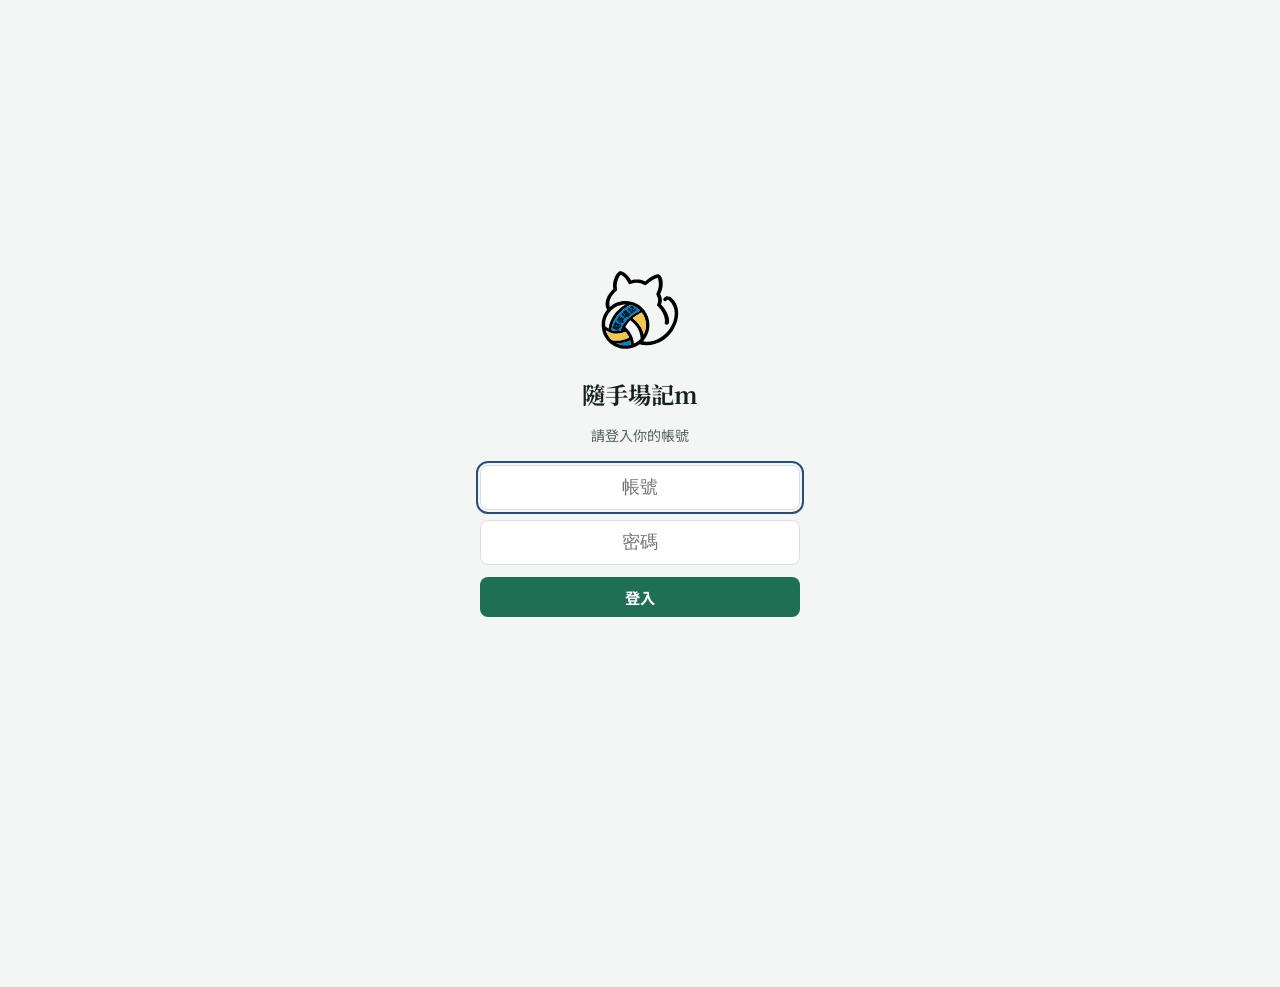
<file: index.html>
<!DOCTYPE html>
<html lang="zh-Hant">
<head>
<meta charset="UTF-8">
<meta name="viewport" content="width=device-width, initial-scale=1, viewport-fit=cover">
<title>隨手場記m · 場次人員管理（會員版）</title>
<meta name="description" content="週日場次人員與費用管理工具">
<meta name="theme-color" content="#1F6F54">
<style>
  /* 啟動畫面（splash）：全部 inline，不依賴外部 CSS，才能在 styles.css / 字型
     還沒載入前就先畫出來，避免開啟 PWA 時先閃一下白畫面。 */
  html, body { margin: 0; background: #F3F6F4; }
  #splash {
    position: fixed; inset: 0; z-index: 9999;
    display: flex; align-items: center; justify-content: center;
    background: #F3F6F4;
    transition: opacity .28s ease;
  }
  #splash.splash-hide { opacity: 0; pointer-events: none; }
  #splash-svg { width: min(56vw, 240px); height: auto; overflow: visible; }
  #splash-svg path:nth-of-type(n + 3) {
    transform-box: view-box;
    transform-origin: 472px 1063.432px;
    animation: splash-ball-spin 1.6s linear infinite;
  }
  @keyframes splash-ball-spin { to { transform: rotate(360deg); } }
  #splash-svg .loading-letter {
    transform-box: fill-box;
    transform-origin: center bottom;
    animation: splash-letter-bounce 1.2s cubic-bezier(.4, 0, .2, 1) infinite;
  }
  #splash-svg .loading-letter:nth-child(1) { animation-delay: 0s; }
  #splash-svg .loading-letter:nth-child(2) { animation-delay: 0.1s; }
  #splash-svg .loading-letter:nth-child(3) { animation-delay: 0.2s; }
  #splash-svg .loading-letter:nth-child(4) { animation-delay: 0.3s; }
  #splash-svg .loading-letter:nth-child(5) { animation-delay: 0.4s; }
  #splash-svg .loading-letter:nth-child(6) { animation-delay: 0.5s; }
  #splash-svg .loading-letter:nth-child(7) { animation-delay: 0.6s; }
  #splash-svg .loading-letter:nth-child(8) { animation-delay: 0.7s; }
  #splash-svg .loading-letter:nth-child(9) { animation-delay: 0.8s; }
  #splash-svg .loading-letter:nth-child(10) { animation-delay: 0.9s; }
  @keyframes splash-letter-bounce {
    0%, 60%, 100% { transform: translateY(0) scale(1); }
    30% { transform: translateY(-24px) scale(1.06, .94); }
    45% { transform: translateY(3px) scale(.97, 1.03); }
  }
  @media (prefers-reduced-motion: reduce) {
    #splash-svg path:nth-of-type(n + 3), #splash-svg .loading-letter { animation: none; }
    #splash { transition: none; }
  }
</style>
<link rel="manifest" href="manifest.webmanifest">
<link rel="icon" href="icons/icon.svg" type="image/svg+xml">
<link rel="apple-touch-icon" href="icons/icon-192.png">
<link rel="preconnect" href="https://fonts.googleapis.com">
<link rel="preconnect" href="https://fonts.gstatic.com" crossorigin>
<link rel="stylesheet" href="https://fonts.googleapis.com/css2?family=Noto+Serif+TC:wght@600;700&family=Noto+Sans+TC:wght@400;500;700&family=IBM+Plex+Mono:wght@500;600&family=Overpass:ital,wght@0,100..900;1,100..900&display=swap" media="print" onload="this.media='all'">
<noscript><link rel="stylesheet" href="https://fonts.googleapis.com/css2?family=Noto+Serif+TC:wght@600;700&family=Noto+Sans+TC:wght@400;500;700&family=IBM+Plex+Mono:wght@500;600&family=Overpass:ital,wght@0,100..900;1,100..900&display=swap"></noscript>
<link rel="stylesheet" href="css/styles.css">
</head>
<body>
<div id="splash" role="status" aria-label="載入中">
<svg id="splash-svg" xmlns="http://www.w3.org/2000/svg" fill="none" viewBox="0 0 1517 1940" aria-hidden="true" focusable="false">
<path fill="#000" d="M728.5 1442.43c17 6.64 28.5 14.5 99 19.5 62.633 0 104 1.5 123.5 0s63-11.5 107-19.5c49-11.5 88-28.95 103-36.8 30-15.7 95-53.7 114-71.2 44-36 46.2-42 81-77.19 19-21.81 107.47-144.27 135.2-230.01 22.13-68.264 30-148.798 22-227.065-10.27-100.933-49.2-191.466-105.73-246-29.2-28.266-58.4-43.066-94.67-47.866-20.67-2.8-42.93 1.066-63.2 10.666-13.33 6.4-22.93 14.667-28.27 24.4-9.73 17.867-1.2 40.134 19.2 49.6 9.87 4.534 24.8 3.867 36.94-1.6 12.53-5.6 21.86-7.466 32.53-6.533 32.67 2.667 66.27 37.2 90.67 92.8 39.46 90.133 45.33 211.201 15.2 314.134-25.2 86.004-76 168.804-144.67 236.134-35.73 34.93-59.73 54.27-103.2 82.93-58.93 38.94-79.83 44.1-152.5 66.1-62.267 18.8-123.5 31.5-200.5 8-24.5-9.5-46-6.5-58 0l-112.5 51c10.714-1.61 63.5.5 84 8.5" />
<path fill="#000" d="M402 4.43213c-13.6-5.066651-32.933-5.8667-44.667-2C320.8 14.2988 270.8 83.7655 245.733 157.099c-17.2 50.4-23.333 88.8-22 137.333.534 18.933 1.6 32.267 3.467 43.333l2.8 15.867-19.733 20.133c-76.934 77.6-122.9337 163.067-132.4004 246-3.3333 29.2 0 68.934 8.1334 96.134 5.0666 16.933 17.733 45.733 24.267 54.933l1.61 2.174 55.138-49.23c-2.513-.828-3.403-6.065-6.482-16.677-6.933-23.334-8.4-34.8-8.4-64-.133-28.134.934-37.334 6.667-60.667 11.333-45.467 39.6-95.2 80.4-141.333 5.6-6.267 22.133-23.6 36.933-38.667 22.4-22.8 27.067-28.133 27.867-32.267.533-3.066-.133-10.8-1.867-20.8-14.4-80.933 2-169.599 44.8-241.333C356.4 92.0322 373.6 69.0988 376 69.0988c4.8 0 33.467 18.1334 48.8 30.9332 38.533 32 70.8 73.734 96.533 124.934 9.334 18.8 14.4 25.6 22 29.466 10.534 5.334 15.067 4.8 40.534-4.533 29.466-10.667 67.066-17.734 102.8-19.067 52.933-1.867 108 12.4 150.666 39.2 13.067 8.134 19.2 10.267 26.8 9.2 9.6-1.2 15.467-5.2 36.267-24.533 68.533-63.334 131.47-102.933 193.33-121.6 5.34-1.6 10.4-2.667 11.34-2.267 2.26.933 12.13 27.067 16.4 43.867 21.33 84.133 10.66 166.4-33.2 255.6-11.34 23.066-11.34 23.6 3.33 52.133 20.4 39.733 28.13 77.333 23.87 114.667-1.87 15.866-8.8 40.133-15.47 54.533-4.93 10.4-6.13 20.133-3.2 25.867.93 1.6 8 9.6 15.73 17.6 75.87 78.666 124.14 166.533 136.94 248.933 2.4 16 2.66 45.6.53 59.068-3.73 22.93-2.93 29.73 4.8 40.8 6.93 10.13 22.93 16.93 35.73 15.2 21.47-2.8 36-18.4 41.6-44.67 4.54-21.465 2.27-59.198-5.6-93.998-17.86-78.267-72.26-174.933-137.33-244.267l-15.33-16.4 4.8-12c2.66-6.666 6.4-18.8 8.4-27.066 3.2-13.734 3.46-17.2 3.6-43.6 0-22.134-.54-31.467-2.4-40.667-5.6-28.133-14.14-53.467-25.6-74.933l-5.74-10.8 3.47-5.734c1.87-3.2 6.4-12.4 10-20.533 36.53-81.6 47.73-172.533 30.93-248.133-9.33-41.734-25.46-76-44.26-94.0002-16-15.4667-28.4-20.6667-48.4-20.2666-13.6.2666-34.67 4.9333-52.67 11.7332-63.6 23.8667-120.133 60.3996-185.2 119.8666l-10.133 9.067-5.6-2.934c-30.667-16-72.8-28.933-111.734-34.133-24.933-3.333-64.8-3.067-88.666.533-19.6 3.067-50.534 10.267-63.867 14.934-4.4 1.466-8.4 2.266-8.933 1.733-.534-.667-4-6.8-7.867-13.733-3.733-6.934-12.133-20.534-18.533-30.133C511.867 74.0322 454.533 23.6321 402 4.43213" />
<path fill="#000" fill-rule="evenodd" d="M472 591.432c44.011 0 86.614 6.025 127.031 17.292h.003c.309.086.617.174.926.261.551.155 1.101.309 1.651.466.411.117.822.236 1.233.354.571.165 1.142.329 1.712.495.303.089.606.179.91.268.682.201 1.364.403 2.045.606.25.075.5.151.75.226.684.206 1.368.413 2.051.622.309.094.616.189.924.284.623.192 1.244.385 1.866.579.403.126.805.254 1.208.381.458.145.916.29 1.374.436.544.173 1.088.348 1.631.524.404.131.808.262 1.211.394.465.151.928.303 1.392.456.542.178 1.083.358 1.624.539.216.072.432.142.647.215l-.001.001c81.73 27.412 153.478 76.581 208.363 140.628h.002c.035.042.071.084.106.125.307.359.612.718.917 1.078.294.344.588.688.88 1.034.976 1.153 1.946 2.313 2.911 3.476.261.314.522.627.781.942 1.442 1.746 2.871 3.503 4.288 5.27.342.428.686.855 1.027 1.283.12.152.24.304.36.455.481.605.96 1.211 1.438 1.818.178.227.355.454.533.682.366.466.732.933 1.096 1.401C907.009 853.945 944 954.369 944 1063.43c0 260.68-211.322 472-472 472-250.639 0-455.6494-195.36-471.068359-442.11H.930664c-.018299-.29-.033993-.59-.051758-.88-.048738-.8-.095916-1.61-.140625-2.41-.020279-.37-.039144-.73-.058593-1.1-.047244-.89-.092432-1.77-.134766-2.66-.012636-.27-.025888-.53-.038086-.8-.045165-.98-.086829-1.96-.125977-2.95-.006176-.15-.013505-.31-.019531-.46-.089968-2.32-.162351-4.65-.21875-6.97-.011143-.46-.020446-.92-.030273-1.38-.015128-.71-.029012-1.42-.041016-2.13-.007393-.44-.015278-.87-.021484-1.31-.011094-.78-.019073-1.56-.026368-2.34-.00336-.36-.007212-.72-.009765-1.08C.005622 1065.71 0 1064.57 0 1063.43c0-.65.00128-1.3.003906-1.95H.00586C1.05669 801.701 211.972 591.432 472 591.432m88.934 778.998c-.534 0-5.734 2.14-11.601 4.67-57.6 25.47-141.199 44.66-202.933 46.93-12.666.4-23.067 1.2-23.067 1.6.001.36-10.27-.88-6.833 0l-30.48-1.46c55.667 28.92 118.915 45.26 185.98 45.26 35.782 0 70.477-4.65 103.514-13.38l-4.467-21.68c.262-.12.449-.23.553-.34 1.866-1.86-4.4-44.4-8.4-57.33-.8-2.27-1.866-4.27-2.266-4.27m6.932-397.331c-2.802.004-31.6 31.601-49.333 54.001-18.4 23.33-49.998 72.8-49.866 78.13.133 1.07 3.467 4.54 7.733 7.87 4.134 3.33 15.867 14.13 26 24 67.467 65.47 118.134 162.93 129.734 249.33.933 7.74 1.866 17.07 1.866 20.94 0 3.61.5 6.97 1.137 7.55l-.592 18.48c51.797-22.79 97.898-56.14 135.581-97.32l-1.603-7.44c.361-2.99.161-8.21-.256-19.14-3.467-84.93-39.067-167.87-107.333-250.13-24.4-29.47-56.268-59.738-87.068-82.671-2.666-2-5.333-3.6-6-3.6M81.4824 1167.32c20.0756 75.66 61.5566 142.61 117.5666 193.96 5.34 1.21 22.765 5.15 24.724 5.59.117.02.179.03.179.03l-.179-.03-24.55-5.43c.011.01.023.02.034.03 16.6 4.93 56.97 12.03 88.076 12.03 45.333-.13 82.534-5.07 133.867-17.87 46.133-11.6 122.132-38.8 122.133-43.73 0-2.27-18-36.8-24.8-47.73-14-22.27-34.8-50.67-44.266-60.67l-4.534-4.8-14.266 6c-60.4 25.73-106.134 34.8-169.2 33.33-34.4-.67-49.6-2.66-79.6-10.53-41.333-10.66-87.395-33.03-125.1846-60.18M792.547 817.503c-15.641 7.37-48.738 24.593-64.814 33.995-30 17.6-67.866 42.934-97.466 65.334-14.8 11.2-14.934 11.334-12 13.333 15.066 10.4 61.466 53.467 80.266 74.665 64 72.27 103.067 138.67 123.333 210 2.354 7.91 6.1 25.12 8.101 36.06 29.399-56.02 46.033-119.8 46.033-187.46 0-92.538-31.115-177.811-83.453-245.927M565.771 670.371c-22.549 11.566-66.183 37.406-90.571 54.328-20.133 14-39.867 28.8-59.6 44.667-19.467 15.733-62.933 58.533-81.2 80-22.933 26.933-49.866 63.999-63.2 86.799-2.666 4.534-8.266 14.267-12.533 21.6-18 30.8-39.067 80.265-48.533 113.335-7.733 27.87-12.267 54.13-14 82.93l-.667 11.07 4.933 2.53c7.201 3.6 30.666 10.67 43.2 12.8 35.6 6.27 79.333 6.54 120.133.54 12.134-1.74 11.6-1.07 14.8-18.8 8-43.74 37.333-100.54 79.067-153.07 52-65.601 117.466-121.335 207.733-176.935 23.6-14.4 59.601-35.333 63.334-36.667 1.069-.401 10.934-5.6 21.866-11.466l8.68-4.72c-52.188-52.752-118.803-91.201-193.442-108.941M472 659.432c-223.123 0-404 180.877-404 403.998 0 6.6.1593 13.15.4717 19.67 14.937 13.94 33.4893 29.52 42.8613 35.73 4 2.67 11.867 7.87 17.334 11.6l10 6.67 1.066-8.93c.534-5.07 1.867-16.8 2.934-26.14C148 1055.63 169.6 993.366 199.2 938.832c33.734-62.4 70.267-111.467 118.267-159.6 42-42 93.6-81.866 149.866-115.866 2.291-1.382 4.492-2.717 6.488-3.929-.607-.003-1.214-.005-1.821-.005" clip-rule="evenodd" />
<path fill="#0081c5" d="M565.771 670.371c-22.549 11.566-66.183 37.406-90.571 54.328-20.133 14-39.867 28.8-59.6 44.667-19.467 15.733-62.933 58.533-81.2 80-22.933 26.933-49.866 63.999-63.2 86.799-2.666 4.534-8.266 14.267-12.533 21.6-18 30.8-39.067 80.265-48.533 113.335-7.733 27.87-12.267 54.13-14 82.93l-.667 11.07 4.933 2.53c7.201 3.6 30.666 10.67 43.2 12.8 35.6 6.27 79.333 6.54 120.133.54 12.134-1.74 11.6-1.07 14.8-18.8 8-43.74 37.333-100.54 79.067-153.07 52-65.601 117.466-121.335 207.733-176.935 23.6-14.4 59.601-35.333 63.334-36.667 1.069-.401 10.934-5.6 21.866-11.466l8.68-4.72c-52.188-52.752-118.803-91.201-193.442-108.941" />
<path fill="#0081c5" d="M560.934 1370.43c-.534 0-5.734 2.14-11.601 4.67-57.6 25.47-141.199 44.66-202.933 46.93-12.666.4-23.067 1.2-23.067 1.6.001.36-10.27-.88-6.833 0l-30.48-1.46c55.667 28.92 118.915 45.26 185.98 45.26 35.782 0 70.477-4.65 103.514-13.38l-4.467-21.68c.262-.12.449-.23.553-.34 1.866-1.86-4.4-44.4-8.4-57.33-.8-2.27-1.866-4.27-2.266-4.27" />
<path fill="#f3c64f" d="M81.4824 1167.32c20.0756 75.66 61.5566 142.61 117.5666 193.96 5.34 1.21 22.765 5.15 24.724 5.59l-24.55-5.43c.011.01.023.02.034.03 16.6 4.93 56.97 12.03 88.076 12.03 45.333-.13 82.534-5.07 133.867-17.87 46.133-11.6 122.132-38.8 122.133-43.73 0-2.27-18-36.8-24.8-47.73-14-22.27-34.8-50.67-44.266-60.67l-4.534-4.8-14.266 6c-60.4 25.73-106.134 34.8-169.2 33.33-34.4-.67-49.6-2.66-79.6-10.53-41.333-10.66-87.395-33.03-125.1846-60.18" />
<path fill="#f3c64f" d="M792.547 817.503c-15.641 7.37-48.738 24.593-64.814 33.995-30 17.6-67.866 42.934-97.466 65.334-14.8 11.2-14.934 11.334-12 13.333 15.066 10.4 61.466 53.467 80.266 74.665 64 72.27 103.067 138.67 123.333 210 2.354 7.91 6.1 25.12 8.101 36.06 29.399-56.02 46.033-119.8 46.033-187.46 0-92.538-31.115-177.811-83.453-245.927" />
<path fill="#000" d="M592.326 689.231c-6.267 3.467-26.667 20.533-30.933 25.867-2.8 3.6-3.467 7.733-2 11.866.933 2.267 7.2 6 10.266 6 1.067 0 7.734-4.8 14.934-10.666 7.2-5.867 13.733-10.667 14.666-10.667 2 0 12.667 11.333 12.667 13.6 0 .8-3.067 4.267-6.933 7.6-16.267 14.267-17.467 15.733-16.667 20.8.933 5.867 10.133 17.467 25.867 32.8 12.8 12.533 16.666 14.267 25.333 12 5.333-1.467 17.867-11.067 29.333-22.533 11.334-11.334 12.534-23.867 3.067-32.934-3.2-3.066-5.333-4-9.333-4-8.934 0-12.8 6.134-10 15.734.933 3.466.266 4.533-6.667 11.066-4.133 4-8.8 7.2-10.267 7.2-4.133 0-20.533-18.133-18.666-20.8.533-.666 4.533-4.533 8.933-8.533 10.267-9.333 12.667-12.933 12.667-18.667 0-5.733-2-8.8-14.934-23.066-14.4-15.867-20.666-18.4-31.333-12.667" />
<path fill="#000" d="M537.926 731.498c-1.467.666-7.067 5.2-12.267 10.266-10.133 9.467-11.6 13.067-7.6 17.067 4.934 4.933 11.067 2 26.934-13.067 6.266-6 6.933-8.8 2.933-12.8-2.8-2.8-5.6-3.2-10-1.466" />
<path fill="#000" d="M580.593 773.098c-1.467.533-8 6.133-14.534 12.266-10.8 10-11.866 11.467-10.933 14.667 1.333 5.467 6.267 7.333 11.2 4.133 7.067-4.533 24.267-21.6 24.267-24.266 0-5.067-5.334-8.8-10-6.8" />
<path fill="#000" d="M549.259 747.231c-20.266 16.8-26.666 23.2-26.666 26.933 0 4.534 3.733 8.134 8.4 8.134 3.466 0 6-1.867 20.266-14.534 19.334-17.066 20.534-18.933 15.334-24.133-4.267-4.267-9.2-3.2-17.334 3.6" />
<path fill="#000" d="M555.526 769.631c-6.267 5.467-11.733 11.067-12.267 12.533-1.333 4.4 1.6 8.134 6.267 8.134 3.2 0 6.4-2.134 15.867-10.8 11.866-10.8 14-14.534 10.266-18.267-3.733-3.733-8.666-1.733-20.133 8.4" />
<path fill="#000" d="M581.126 797.098c-5.867 5.2-11.333 10.8-12.133 12.533-2.4 5.467.933 13.333 9.6 22 13.066 13.067 17.6 12.667 32.4-2.533 9.333-9.467 10.266-10.934 10.266-15.734 0-6.133-4.266-12.666-13.066-20.8-4.534-4-6.667-4.933-10.934-4.933-4.666 0-6.533 1.067-16.133 9.467m18.267 19.066c-2.667 4.134-5.2 4.4-8.8.8-3.467-3.466-3.334-4.533.933-8l3.6-2.8 3.2 3.334c3.2 3.2 3.333 3.466 1.067 6.666" />
<path fill="#000" d="M457.053 777.265c-15.6 13.467-30.667 29.734-31.6 34.267-1.334 6.267.8 10.267 12.666 22.4 11.2 11.867 16.8 15.067 23.6 13.467 3.867-.8 38.534-34.534 41.467-40.267 3.467-6.8 2-10.8-7.467-20.667-19.466-20.266-24.533-21.466-38.666-9.2m12.933 15.2c0 2.667-20.267 22.134-22.133 21.334-3.334-1.2-2-3.6 8-14.134 6.933-7.333 10.4-10.133 12-9.466 1.2.4 2.133 1.466 2.133 2.266m13.067 12.934c.133 1.066-4.4 6.8-10.267 12.533-9.2 9.2-10.933 10.4-12.8 8.8-1.2-.933-1.867-2.267-1.733-2.8.266-.533 4.8-5.6 10.266-11.2 9.467-9.733 13.6-11.733 14.534-7.333" />
<path fill="#000" d="M507.719 811.665c-5.2 5.067-17.866 17.867-28.266 28.533-20.134 20.934-21.6 23.734-16 29.334 2 2 4 2.666 7.466 2.266 4.267-.4 4.934 0 5.867 3.2.933 3.734.933 3.734-4 2.934-4.4-.667-5.467-.4-8 2.933l-2.933 3.733-10.134-10.266c-9.866-9.734-10.133-10.267-8-12.667 3.467-3.867 2.8-9.2-1.6-13.733-4.666-4.534-7.866-4.8-12.666-1.067l-3.467 2.8-8.133-7.467c-4.4-4.133-9.467-7.866-11.334-8.266-4.666-1.2-10.666 1.733-12.533 6.266-2.4 5.467 0 10.134 8.8 17.734 7.467 6.533 8.533 9.066 5.333 12.666-8.533 9.6 5.334 21.467 15.6 13.467l3.467-2.667 12.133 11.6c12 11.334 12.267 11.734 11.334 16.4-.534 2.534-1.2 6.267-1.6 8.267-.934 5.2 5.733 11.733 11.866 11.733 7.067 0 9.867-2.933 13.734-14.666 3.466-10.267 4.8-12.267 6.666-9.334 1.2 2 8.267 1.6 10.534-.666 2.533-2.534 4-12.534 2.933-18.534-.8-4.266.8-7.6 2.8-5.6 1.733 1.734 2.667 13.2 1.6 19.867-1.467 8.667-.667 11.333 3.6 12.4 8.4 2.133 13.867-5.6 13.867-19.2 0-8.8-3.2-21.067-6.4-24.667-1.867-2.133-1.867-2.533.8-5.2l2.8-2.933 2.8 6.267c1.6 3.466 3.333 10.8 4 16.4.666 6 1.866 10.666 2.933 11.333 3.467 2.267 9.2 1.2 12.667-2.267 3.066-3.066 3.333-4.133 2.8-12.666-.267-5.067-.134-9.2.4-9.2.4 0 1.866 1.2 3.2 2.666 3.066 3.334 8.133 3.334 13.6 0 5.6-3.333 8.266-7.6 9.2-14.933 1.2-8.267-2.4-15.733-12.667-26.667-15.867-17.066-19.6-16.266-44.8 9.334-13.067 13.333-18 17.466-18 15.6 0-1.734 7.067-10.134 19.333-22.667 20.134-20.933 22.134-24.267 17.2-29.2-4.266-4.4-9.066-2.667-18.8 6.8m32.934 37.333 4.4 6-3.334 6.4-3.333 6.534-5.333-10.8c-5.2-10.4-5.334-10.8-2.934-13.2 3.2-3.2 5.334-2.267 10.534 5.066" />
<path fill="#000" d="M357.4 888.349c-1.6 1.067-5.467 5.734-8.667 10.4-3.2 4.534-11.6 16.4-18.533 26.267-21.067 29.733-29.2 42.8-29.2 46.267 0 4.8 2 7.866 6.533 9.733 7.334 2.933 10 .533 28.667-25.867 2.933-4.133 6-7.466 6.8-7.466s3.467 1.733 6 3.866c3.6 2.934 4.267 4.267 3.2 5.6-18 22.4-23.2 30.134-23.2 34.267 0 6 5.067 10.934 11.2 10.934 4.267 0 5.333-1.07 16.667-15.867 6.666-8.8 12.8-16.4 13.6-16.8 1.466-.934 10.533 5.333 10.533 7.333 0 .667-4.667 7.067-10.4 14.267-13.6 16.797-20.267 26.797-20.267 29.737 0 1.33 1.6 4.26 3.467 6.53 3.867 4.67 10 5.47 14.8 2.13 1.6-1.2 8.933-10.13 16.267-20 7.466-9.864 14-17.997 14.8-17.997 2.266 0 10.666 8.266 10.666 10.537-.133 1.2-1.866 4.26-4 6.8-7.466 8.66-4 18.66 6.534 18.66 6.266 0 9.866-2.66 16.666-12.53 9.467-13.87 7.867-23.601-6-35.867-4.4-3.734-7.866-7.334-7.866-8 0-.534 4.4-6.267 9.733-12.534 14.933-17.733 16.933-20.533 16.933-24.666 0-5.734-5.333-10.4-11.733-10.4-4.933 0-5.733.666-16.4 13.466-16.533 19.867-16.533 19.867-18 19.867-.8 0-3.067-1.733-5.2-4l-3.733-3.867 8.133-9.866c11.333-13.734 14-18.667 12.933-23.6-1.066-4.934-5.2-8-10.666-8-5.067.133-7.067 1.733-14.267 10.933-3.2 4-7.733 9.467-10.133 12.267L369 935.816l-6-4.133c-3.333-2.267-6-4.534-6-5.2 0-.534 3.867-6.667 8.667-13.6 10-14.4 10.933-19.2 5.2-23.734-4.134-3.333-9.467-3.6-13.467-.8" />
<path fill="#000" d="M274.933 1005.5c-1.6 1.73-5.2 7.33-7.866 12.53l-4.934 9.47-5.333-.67c-4.133-.53-5.733-.13-8 2.14-3.467 3.46-3.6 9.06-.267 13.33 2.267 2.93 2.267 3.6.534 7.87-1.734 4.26-1.734 4.93.666 8.26l2.667 3.6-2.933-.53c-3.734-.8-13.467 4-14.667 6.93-1.6 4.14-.8 7.47 2.533 10.67 3.867 4 9.067 4.27 14.934.67 6.666-4 7.733-7.2 4.533-12.8l-2.667-4.54h3.6c2.134 0 4.534-.8 5.467-1.73 1.333-1.33 2.267-.8 4.933 2.4 1.734 2.13 3.867 6.4 4.8 9.33l1.734 5.34-5.334 2.66c-2.933 1.47-6.266 4.27-7.333 6.27-1.733 3.33-1.733 3.87.8 7.33 7.067 9.47 26.8.67 20.667-9.06-2-3.34-1.867-3.87 1.2-3.87 1.466 0 4-1.33 5.466-2.8 2.4-2.4 2.667-3.87 2.134-8.53-.8-5.34-.667-5.74 2.8-6.4 2.666-.54 4.933-3.07 9.066-9.87 8.534-13.87 10-17.47 9.6-22.13-.266-3.47-1.066-4.4-3.866-4.67-3.2-.4-4.134.67-9.2 9.73-3.067 5.6-6.534 10.54-7.467 10.94-1.067.4-2.8 2.8-3.867 5.2-2 4.8-4.266 5.86-5.6 2.53-.8-2.4 3.067-7.33 5.734-7.33 1.066 0 2.266-1.6 2.666-3.74.534-2 2.934-7.33 5.467-12 3.2-5.73 4.4-9.33 3.867-11.46-.8-3.2-4.934-5.2-8.134-4-2.266.93-7.2 8.4-12.533 19.06-3.467 6.8-4.667 8-6.133 6.8-1.6-1.33-1.334-2.66 2.133-8.4 12.667-21.86 13.867-26.93 7.2-30-4.8-2.13-5.733-2-9.067 1.47" />
<path fill="#000" d="M320.667 1034.97c-3.867 2.13-19.867 29.73-20.934 36-1.2 7.86 1.067 10.66 18.534 21.33 8.933 5.6 17.333 10.13 18.533 10.13s3.733-1.2 5.733-2.8c6.4-5.06 4-11.73-6.666-18-2.267-1.33-2.134-1.86 2-10 5.466-10.53 6.4-11.46 8.4-9.46 1.2 1.2.933 2.8-.934 6.8-2 4.53-2.133 5.73-.666 7.46 5.333 6.4 18.666-4.53 18.666-15.33 0-7.07-5.333-12.8-18.933-20.8-11.733-6.8-18.533-8.27-23.733-5.33m5.333 16.26c0 .4-2.133 4.4-4.8 8.67-4.667 7.47-7.2 9.73-7.2 6.4 0-1.73 4.8-10 7.733-13.6 2-2.27 4.267-3.07 4.267-1.47m9.333 5.87c0 1.6-4.666 11.07-7.733 15.73-1.333 2.14-2.4 2.67-3.333 1.74-1.734-1.74 6.8-18.8 9.466-18.8.8 0 1.6.66 1.6 1.33" />
<path fill="#000" d="M376.4 1054.57c-1.2.66-5.333 7.46-8.933 14.93-10.134 20.8-19.2 34-24.934 36.4-6.4 2.67-9.866 1.73-23.733-6.27-13.333-7.6-19.867-8.53-24.4-3.6-3.867 4.27-5.733 8.27-5.733 12.4 0 2.94-.4 3.2-2.534 2-1.466-.66-5.6-1.33-9.2-1.33-6.4 0-6.533-.13-15.6-10.13-18.8-20.94-30.4-20-40.933 3.06-7.467 16.54-4.8 21.07 19.067 33.07 11.466 5.87 40.8 21.6 62.133 33.47 8.133 4.53 16 8.66 17.467 9.06 3.733 1.2 9.466-1.33 11.066-5.06 3.067-6.54.667-9.6-12.133-16.27-6.667-3.33-12-6.67-12-7.2s.933-1.73 1.867-2.67c1.066-.8 2.666-3.6 3.466-6.13 1.334-3.87 1.2-5.47-1.2-10.27-1.466-3.06-4.933-7.06-7.6-8.93l-4.933-3.2 4.267-1.07c6.533-1.73 14 3.74 18.933 14 2.133 4.54 3.867 8.94 3.867 9.74s1.2 3.06 2.666 4.93c3.6 4.53 10.8 6 15.2 3.07 5.067-3.2 5.334-6.67 1.6-14.8-3.2-7.07-3.2-7.34-.666-7.34 4 0 11.466-3.46 17.2-8 9.333-7.46 30.533-43.2 30.666-51.6 0-10-7.866-16.53-14.933-12.26m-127.733 58c3.333 2.66 6.8 6.26 7.733 8l1.733 3.33-6.4-3.33c-9.333-4.67-12.666-7.74-11.733-10.54 1.333-3.06 1.733-2.93 8.667 2.54m34.266 16.8c5.734 2.4 9.734 6.53 9.734 10 0 3.06-.134 3.06-10.267-2.14-5.733-2.93-11.6-6.13-13.067-7.33-2.533-2-2.266-2 3.6-2.13 3.467 0 8 .66 10 1.6" />
<g transform="translate(758.5 1860) scale(1.4) translate(-758.5 -1680)">
<g class="loading-letter" fill="#000000">
<path d="m 511.14062,1618.5469 v 50.0156 h 28.21875 q 3.375,0 5.15625,1.6406 1.82813,1.6407 1.82813,4.125 0,2.5313 -1.78125,4.125 Q 542.78125,1680 539.35937,1680 H 505.75 q -4.54688,0 -6.5625,-2.0156 -1.96875,-2.0156 -1.96875,-6.5156 v -52.9219 q 0,-4.2188 1.875,-6.3281 1.92187,-2.1094 5.01562,-2.1094 3.14063,0 5.0625,2.1094 1.96875,2.0625 1.96875,6.3281 z" />
</g>
<g class="loading-letter" fill="#000000">
<path d="m 609.51562,1655.1563 q 0,5.7187 -1.78125,10.5468 -1.78125,4.8282 -5.15625,8.2969 -3.375,3.4688 -8.0625,5.3438 -4.6875,1.8281 -10.54687,1.8281 -5.8125,0 -10.45313,-1.875 -4.64062,-1.875 -8.0625,-5.3438 -3.375,-3.5156 -5.15625,-8.25 -1.73437,-4.7812 -1.73437,-10.5468 0,-5.8125 1.78125,-10.6407 1.78125,-4.8281 5.10937,-8.25 3.32813,-3.4218 8.0625,-5.25 4.73438,-1.875 10.45313,-1.875 5.8125,0 10.54687,1.875 4.73438,1.875 8.10938,5.3438 3.375,3.4687 5.10937,8.25 1.78125,4.7812 1.78125,10.5469 z m -12.84375,0 q 0,-7.8282 -3.46875,-12.1875 -3.42187,-4.3594 -9.23437,-4.3594 -3.75,0 -6.60938,1.9687 -2.85937,1.9219 -4.40625,5.7188 -1.54687,3.7969 -1.54687,8.8594 0,5.0156 1.5,8.7656 1.54687,3.75 4.35937,5.7656 2.85938,1.9688 6.70313,1.9688 5.8125,0 9.23437,-4.3594 3.46875,-4.4063 3.46875,-12.1406 z" />
</g>
<g class="loading-letter" fill="#000000">
<path d="m 658.95312,1673.9531 q -4.64062,3.6094 -9,5.4375 -4.3125,1.7813 -9.70312,1.7813 -4.92188,0 -8.67188,-1.9219 -3.70312,-1.9687 -5.71875,-5.2969 -2.01562,-3.3281 -2.01562,-7.2187 0,-5.25 3.32812,-8.9531 3.32813,-3.7032 9.14063,-4.9688 1.21875,-0.2812 6.04687,-1.2656 4.82813,-0.9844 8.25,-1.7813 3.46875,-0.8437 7.5,-2.0156 -0.23437,-5.0625 -2.0625,-7.4062 -1.78125,-2.3907 -7.45312,-2.3907 -4.875,0 -7.35938,1.3594 -2.4375,1.3594 -4.21875,4.0781 -1.73437,2.7188 -2.48437,3.6094 -0.70313,0.8438 -3.09375,0.8438 -2.15625,0 -3.75,-1.3594 -1.54688,-1.4063 -1.54688,-3.5625 0,-3.375 2.39063,-6.5625 2.39062,-3.1875 7.45312,-5.25 5.0625,-2.0625 12.60938,-2.0625 8.4375,0 13.26562,2.0156 4.82813,1.9688 6.79688,6.2813 2.01562,4.3125 2.01562,11.4375 0,4.5 -0.0469,7.6406 0,3.1406 -0.0469,6.9844 0,3.6093 1.17188,7.5468 1.21875,3.8907 1.21875,5.0157 0,1.9687 -1.875,3.6093 -1.82813,1.5938 -4.17188,1.5938 -1.96875,0 -3.89062,-1.8281 -1.92188,-1.875 -4.07813,-5.3907 z m -0.84375,-18.5156 q -2.8125,1.0313 -8.20312,2.2031 -5.34375,1.125 -7.40625,1.6875 -2.0625,0.5157 -3.9375,2.1094 -1.875,1.5469 -1.875,4.3594 0,2.9062 2.20312,4.9687 2.20313,2.0157 5.76563,2.0157 3.79687,0 6.98437,-1.6407 3.23438,-1.6875 4.73438,-4.3125 1.73437,-2.9062 1.73437,-9.5625 z" />
</g>
<g class="loading-letter" fill="#000000">
<path d="m 726.67187,1673.8594 v -1.2656 q -2.57812,2.9531 -5.10937,4.8281 -2.48438,1.8281 -5.4375,2.7656 -2.90625,0.9844 -6.375,0.9844 -4.59375,0 -8.53125,-1.9219 -3.89063,-1.9687 -6.75,-5.5781 -2.85938,-3.6094 -4.35938,-8.4844 -1.45312,-4.875 -1.45312,-10.5469 0,-12 5.85937,-18.7031 5.85938,-6.7031 15.42188,-6.7031 5.53125,0 9.32812,1.9219 3.79688,1.875 7.40625,5.8125 v -18.8907 q 0,-3.9375 1.54688,-5.9531 1.59375,-2.0156 4.5,-2.0156 2.90625,0 4.45312,1.875 1.59375,1.8281 1.59375,5.4375 v 56.4375 q 0,3.6562 -1.6875,5.4844 -1.6875,1.8281 -4.35937,1.8281 -2.625,0 -4.35938,-1.875 -1.6875,-1.9219 -1.6875,-5.4375 z M 701.5,1655.0625 q 0,5.2031 1.59375,8.8594 1.64062,3.6562 4.45312,5.5312 2.8125,1.8282 6.14063,1.8282 3.375,0 6.14062,-1.7344 2.8125,-1.7813 4.45313,-5.3906 1.6875,-3.6563 1.6875,-9.0938 0,-5.1094 -1.6875,-8.7656 -1.64063,-3.7031 -4.5,-5.625 -2.8125,-1.9688 -6.1875,-1.9688 -3.51563,0 -6.28125,2.0157 -2.76563,1.9687 -4.3125,5.7187 -1.5,3.7031 -1.5,8.625 z" />
</g>
<g class="loading-letter" fill="#000000">
<path d="m 769.40625,1636.4063 v 36.9843 q 0,3.8438 -1.82813,5.8125 -1.82812,1.9688 -4.64062,1.9688 -2.8125,0 -4.59375,-2.0156 -1.73438,-2.0157 -1.73438,-5.7657 v -36.6093 q 0,-3.7969 1.73438,-5.7188 1.78125,-1.9219 4.59375,-1.9219 2.8125,0 4.64062,1.9219 1.82813,1.9219 1.82813,5.3438 z m -6.32813,-13.2188 q -2.67187,0 -4.59375,-1.6406 -1.875,-1.6406 -1.875,-4.6406 0,-2.7188 1.92188,-4.4532 1.96875,-1.7812 4.54687,-1.7812 2.48438,0 4.40625,1.5937 1.92188,1.5938 1.92188,4.6407 0,2.9531 -1.875,4.6406 -1.875,1.6406 -4.45313,1.6406 z" />
</g>
<g class="loading-letter" fill="#000000">
<path d="m 803.23437,1636.2188 v 1.5468 q 3.375,-4.4531 7.35938,-6.5156 4.03125,-2.1094 9.23437,-2.1094 5.0625,0 9.04688,2.2032 3.98437,2.2031 5.95312,6.2343 1.26563,2.3438 1.64063,5.0625 0.375,2.7188 0.375,6.9375 v 23.8125 q 0,3.8438 -1.78125,5.8125 -1.73438,1.9688 -4.54688,1.9688 -2.85937,0 -4.64062,-2.0156 -1.78125,-2.0157 -1.78125,-5.7657 v -21.3281 q 0,-6.3281 -1.78125,-9.6562 -1.73438,-3.375 -6.98438,-3.375 -3.42187,0 -6.23437,2.0625 -2.8125,2.0156 -4.125,5.5781 -0.9375,2.8594 -0.9375,10.6875 v 16.0312 q 0,3.8907 -1.82813,5.8594 -1.78125,1.9219 -4.64062,1.9219 -2.76563,0 -4.54688,-2.0156 -1.78125,-2.0157 -1.78125,-5.7657 v -36.9843 q 0,-3.6563 1.59375,-5.4375 1.59375,-1.8282 4.35938,-1.8282 1.6875,0 3.04687,0.7969 1.35938,0.7969 2.15625,2.3906 0.84375,1.5938 0.84375,3.8907 z" />
</g>
<g class="loading-letter" fill="#000000">
<path d="m 903.67187,1638.5156 v 37.1719 q 0,6.375 -1.35937,10.9688 -1.35938,4.5937 -4.35938,7.5937 -3,3 -7.875,4.4531 -4.82812,1.4532 -12.04687,1.4532 -6.60938,0 -11.8125,-1.875 -5.20313,-1.8282 -8.01563,-4.7813 -2.8125,-2.9062 -2.8125,-6 0,-2.3437 1.59375,-3.8437 1.59375,-1.4532 3.84375,-1.4532 2.8125,0 4.92188,2.4844 1.03125,1.2656 2.10937,2.5313 1.125,1.3125 2.4375,2.2031 1.35938,0.9375 3.23438,1.3594 1.875,0.4687 4.3125,0.4687 4.96875,0 7.6875,-1.4062 2.76562,-1.3594 3.84375,-3.8438 1.125,-2.4844 1.3125,-5.3437 0.1875,-2.8125 0.28125,-9.0938 -2.95313,4.125 -6.84375,6.2813 -3.84375,2.1562 -9.1875,2.1562 -6.42188,0 -11.25,-3.2812 -4.78125,-3.2813 -7.35938,-9.1875 -2.57812,-5.9063 -2.57812,-13.6407 0,-5.7656 1.54687,-10.4062 1.59375,-4.6406 4.5,-7.8281 2.90625,-3.1875 6.70313,-4.7813 3.79687,-1.6406 8.34375,-1.6406 5.4375,0 9.42187,2.1094 3.98438,2.0625 7.40625,6.5156 v -1.7344 q 0,-3.3281 1.64063,-5.1562 1.64062,-1.8282 4.21875,-1.8282 3.70312,0 4.92187,2.4375 1.21875,2.3907 1.21875,6.9375 z m -37.07812,16.2188 q 0,7.7812 3.375,11.7656 3.42187,3.9844 8.8125,3.9844 3.1875,0 6,-1.6875 2.85937,-1.7344 4.64062,-5.1563 1.78125,-3.4687 1.78125,-8.3906 0,-7.8281 -3.46875,-12.1875 -3.42187,-4.3594 -9.04687,-4.3594 -5.48438,0 -8.8125,4.1719 -3.28125,4.1719 -3.28125,11.8594 z" />
</g>
<g class="loading-letter" fill="#0081c5">
<path d="m 930.09375,1681.1719 q -2.90625,0 -5.01563,-1.875 -2.10937,-1.875 -2.10937,-5.25 0,-2.8594 2.01562,-4.9219 2.01563,-2.0625 4.96875,-2.0625 2.95313,0 5.01563,2.0625 2.10937,2.0156 2.10937,4.9219 0,3.3281 -2.10937,5.25 -2.0625,1.875 -4.875,1.875 z" />
</g>
<g class="loading-letter" fill="#f3c64f">
<path d="m 970.09375,1681.1719 q -2.90625,0 -5.01563,-1.875 -2.10937,-1.875 -2.10937,-5.25 0,-2.8594 2.01562,-4.9219 2.01563,-2.0625 4.96875,-2.0625 2.95313,0 5.01563,2.0625 2.10937,2.0156 2.10937,4.9219 0,3.3281 -2.10937,5.25 -2.0625,1.875 -4.875,1.875 z" />
</g>
<g class="loading-letter" fill="#0081c5">
<path d="m 1010.0937,1681.1719 q -2.9062,0 -5.0156,-1.875 -2.1094,-1.875 -2.1094,-5.25 0,-2.8594 2.0157,-4.9219 2.0156,-2.0625 4.9687,-2.0625 2.9531,0 5.0156,2.0625 2.1094,2.0156 2.1094,4.9219 0,3.3281 -2.1094,5.25 -2.0625,1.875 -4.875,1.875 z" />
</g>
</g>
</svg>
</div>
<script>
  // 移除啟動畫面。main.js 在第一個畫面渲染完成後呼叫；另外設保險 timeout，
  // 萬一 JS 載入失敗也不會讓 splash 永遠蓋住畫面。至少顯示到開機後約 400ms，
  // 避免熱啟動時動畫一閃而過。
  (function () {
    var done = false;
    window.__hideSplash = function () {
      if (done) return;
      done = true;
      var el = document.getElementById('splash');
      if (!el) return;
      var wait = Math.max(0, 400 - performance.now());
      setTimeout(function () {
        el.classList.add('splash-hide');
        setTimeout(function () { el.remove(); }, 400);
      }, wait);
    };
    setTimeout(window.__hideSplash, 8000);
  })();
</script>

<div id="app-shell">

  <header class="topbar">
    <div class="topbar-brand">
      <span class="brand-mark" aria-hidden="true">
        <img src="icons/icon-header.svg" alt="" width="44" height="44">
      </span>
      <div class="account-switch" id="account-switch"></div>
    </div>
    <div class="topbar-right">
      <div class="topbar-season" id="topbar-season-picker"></div>
      <button class="topbar-sync-btn" id="topbar-sync-btn" aria-label="立即同步" title="立即同步">
        <svg viewBox="0 0 24 24" width="18" height="18"><path d="M3 12a9 9 0 0 1 15.3-6.4M21 12a9 9 0 0 1-15.3 6.4" fill="none" stroke="currentColor" stroke-width="2" stroke-linecap="round"/><path d="M18 3v4h-4M6 21v-4h4" fill="none" stroke="currentColor" stroke-width="2" stroke-linecap="round" stroke-linejoin="round"/></svg>
      </button>
    </div>
  </header>

  <nav class="tabbar" id="main-nav" aria-label="主選單">
    <a href="#/dashboard" data-route="dashboard"><span class="tab-ic"><svg width="24" height="24" fill="currentColor" xmlns="http://www.w3.org/2000/svg" version="1.1" viewBox="0 0 110.0 110.0">
 <path d="m15.625 7.8125h23.438c4.3164 0 7.8125 4.3164 7.8125 7.8125v17.188c0 4.3164-3.4961 7.8125-7.8125 7.8125h-23.438c-4.3164 0-7.8125-4.3164-7.8125-7.8125v-17.188c0-4.3164 3.4961-7.8125 7.8125-7.8125z"/>
 <path d="m60.938 59.375h23.438c4.3164 0 7.8125 4.3164 7.8125 7.8125v17.188c0 4.3164-3.4961 7.8125-7.8125 7.8125h-23.438c-4.3164 0-7.8125-4.3164-7.8125-7.8125v-17.188c0-4.3164 3.4961-7.8125 7.8125-7.8125z"/>
 <path d="m60.938 7.8125h23.438c4.3164 0 7.8125 4.3164 7.8125 7.8125v29.688c0 4.3164-3.4961 7.8125-7.8125 7.8125h-23.438c-4.3164 0-7.8125-4.3164-7.8125-7.8125v-29.688c0-4.3164 3.4961-7.8125 7.8125-7.8125z"/>
 <path d="m15.625 46.875h23.438c4.3164 0 7.8125 4.3164 7.8125 7.8125v29.688c0 4.3164-3.4961 7.8125-7.8125 7.8125h-23.438c-4.3164 0-7.8125-4.3164-7.8125-7.8125v-29.688c0-4.3164 3.4961-7.8125 7.8125-7.8125z"/>
</svg></span><span>總覽</span></a>
    <a href="#/seasons" data-route="seasons"><span class="tab-ic"><svg width="24" height="24" fill="currentColor" xmlns="http://www.w3.org/2000/svg" version="1.1" viewBox="0 0 110.0 110.0">
 <path d="m53.125 43.75c0 1.7188 1.4062 3.125 3.125 3.125h37.344c-1.5312-21.625-18.844-38.938-40.469-40.469z"/>
 <path d="m56.25 53.125c-5.1562 0-9.375-4.2188-9.375-9.375v-37.344c-22.656 1.625-40.625 20.531-40.625 43.594s19.625 43.75 43.75 43.75 41.969-17.969 43.594-40.625z"/></svg></span><span>季度</span></a>
    <a href="#/sessions" data-route="sessions"><span class="tab-ic"><svg width="24" height="24" fill="currentColor" xmlns="http://www.w3.org/2000/svg" viewBox="0 0 24 24" x="0px" y="0px"><title>ui 111</title><g data-name="Layer 2"><path d="M1.28,13.62c.1,1.93.55,5.38,2.43,6.9,1.66,1.35,5,2,8.29,2s6.63-.67,8.29-2c1.88-1.52,2.33-5,2.43-6.9.18-3.42-.48-8-2.37-9.86-3-3-13.66-3-16.7,0C1.76,5.65,1.1,10.2,1.28,13.62Zm3.43-8.8C5.94,3.6,9,3,12,3s6.06.62,7.29,1.84,2.13,5,1.93,8.73c-.15,2.8-.85,5-1.87,5.8-2.75,2.22-12,2.22-14.7,0-1-.82-1.72-3-1.87-5.8C2.58,9.87,3.41,6.12,4.71,4.82Z"/><path d="M10,8.75h8a.75.75,0,0,0,0-1.5H10a.75.75,0,0,0,0,1.5Z"/><circle cx="7" cy="8" r="1"/><path d="M10,12.75h8a.75.75,0,0,0,0-1.5H10a.75.75,0,0,0,0,1.5Z"/><circle cx="7" cy="12" r="1"/><path d="M10,16.75h8a.75.75,0,0,0,0-1.5H10a.75.75,0,0,0,0,1.5Z"/><circle cx="7" cy="16" r="1"/></g></svg></span><span>場次</span></a>
    <a href="#/settings" data-route="settings"><span class="tab-ic"><svg width="24" height="24" viewBox="0 0 24 24" fill="none" stroke="currentColor" xmlns="http://www.w3.org/2000/svg">
<path d="M21.3175 7.14139L20.8239 6.28479C20.4506 5.63696 20.264 5.31305 19.9464 5.18388C19.6288 5.05472 19.2696 5.15664 18.5513 5.36048L17.3311 5.70418C16.8725 5.80994 16.3913 5.74994 15.9726 5.53479L15.6357 5.34042C15.2766 5.11043 15.0004 4.77133 14.8475 4.37274L14.5136 3.37536C14.294 2.71534 14.1842 2.38533 13.9228 2.19657C13.6615 2.00781 13.3143 2.00781 12.6199 2.00781H11.5051C10.8108 2.00781 10.4636 2.00781 10.2022 2.19657C9.94085 2.38533 9.83106 2.71534 9.61149 3.37536L9.27753 4.37274C9.12465 4.77133 8.84845 5.11043 8.48937 5.34042L8.15249 5.53479C7.73374 5.74994 7.25259 5.80994 6.79398 5.70418L5.57375 5.36048C4.85541 5.15664 4.49625 5.05472 4.17867 5.18388C3.86109 5.31305 3.67445 5.63696 3.30115 6.28479L2.80757 7.14139C2.45766 7.74864 2.2827 8.05227 2.31666 8.37549C2.35061 8.69871 2.58483 8.95918 3.05326 9.48012L4.0843 10.6328C4.3363 10.9518 4.51521 11.5078 4.51521 12.0077C4.51521 12.5078 4.33636 13.0636 4.08433 13.3827L3.05326 14.5354C2.58483 15.0564 2.35062 15.3168 2.31666 15.6401C2.2827 15.9633 2.45766 16.2669 2.80757 16.8741L3.30114 17.7307C3.67443 18.3785 3.86109 18.7025 4.17867 18.8316C4.49625 18.9608 4.85542 18.8589 5.57377 18.655L6.79394 18.3113C7.25263 18.2055 7.73387 18.2656 8.15267 18.4808L8.4895 18.6752C8.84851 18.9052 9.12464 19.2442 9.2775 19.6428L9.61149 20.6403C9.83106 21.3003 9.94085 21.6303 10.2022 21.8191C10.4636 22.0078 10.8108 22.0078 11.5051 22.0078H12.6199C13.3143 22.0078 13.6615 22.0078 13.9228 21.8191C14.1842 21.6303 14.294 21.3003 14.5136 20.6403L14.8476 19.6428C15.0004 19.2442 15.2765 18.9052 15.6356 18.6752L15.9724 18.4808C16.3912 18.2656 16.8724 18.2055 17.3311 18.3113L18.5513 18.655C19.2696 18.8589 19.6288 18.9608 19.9464 18.8316C20.264 18.7025 20.4506 18.3785 20.8239 17.7307L21.3175 16.8741C21.6674 16.2669 21.8423 15.9633 21.8084 15.6401C21.7744 15.3168 21.5402 15.0564 21.0718 14.5354L20.0407 13.3827C19.7887 13.0636 19.6098 12.5078 19.6098 12.0077C19.6098 11.5078 19.7888 10.9518 20.0407 10.6328L21.0718 9.48012C21.5402 8.95918 21.7744 8.69871 21.8084 8.37549C21.8423 8.05227 21.6674 7.74864 21.3175 7.14139Z" stroke="currentColor" stroke-width="1.5" stroke-linecap="round"/>
<path d="M15.5195 12C15.5195 13.933 13.9525 15.5 12.0195 15.5C10.0865 15.5 8.51953 13.933 8.51953 12C8.51953 10.067 10.0865 8.5 12.0195 8.5C13.9525 8.5 15.5195 10.067 15.5195 12Z" stroke="currentColor" stroke-width="1.5"/>
</svg>
</span><span>設定</span></a>
  </nav>

  <main id="view-root" class="view-root"></main>

  <div id="toast-root" class="toast-root" aria-live="polite"></div>
  <div id="modal-root"></div>
</div>

<script type="module" src="js/main.js"></script>
</body>
</html>
</file>
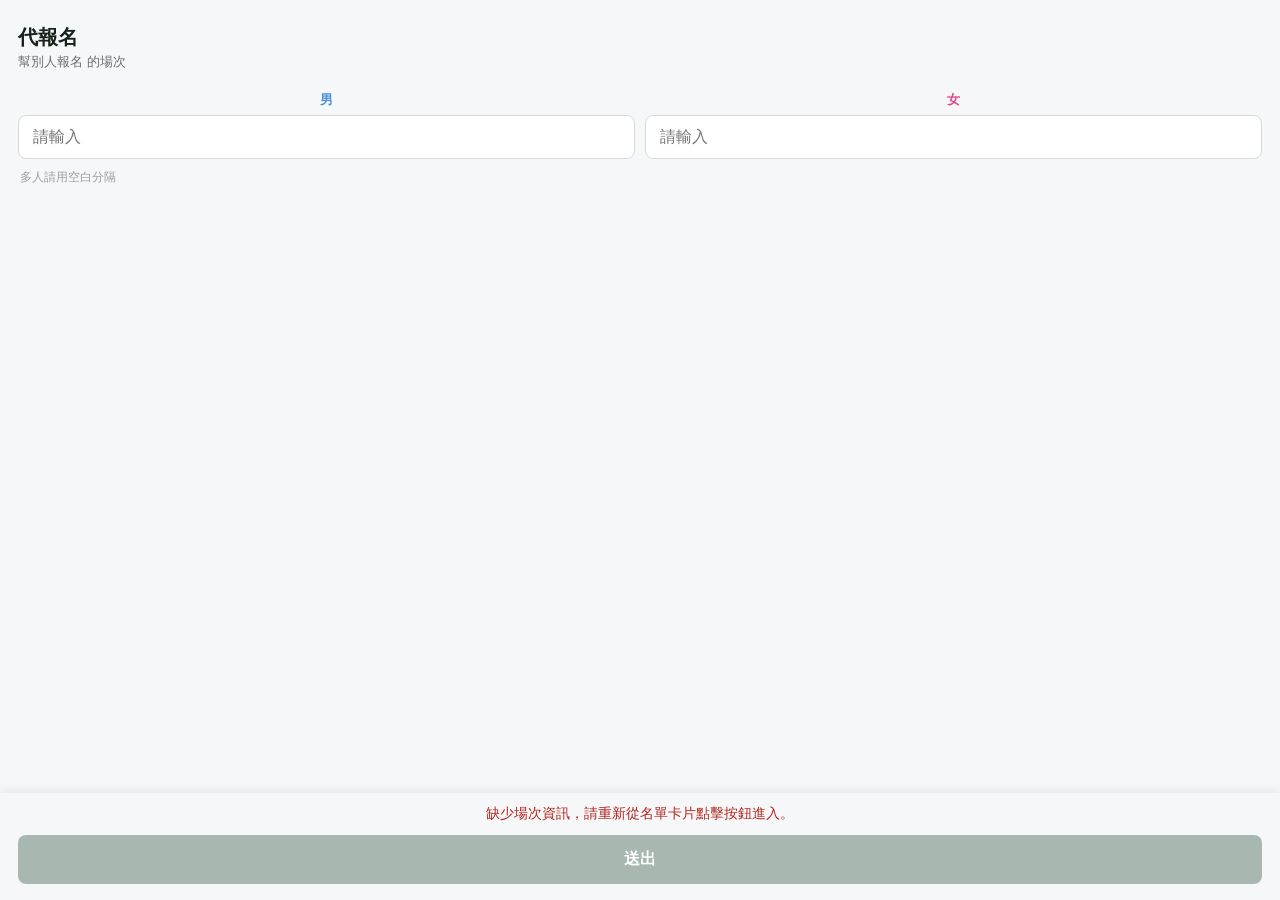
<file: liff/daibao.html>
<!DOCTYPE html>
<html lang="zh-Hant">
<head>
<meta charset="UTF-8" />
<meta name="viewport" content="width=device-width, initial-scale=1, viewport-fit=cover" />
<title>代報名</title>
<style>
  :root { color-scheme: light; }
  * { box-sizing: border-box; }
  body {
    margin: 0;
    font-family: -apple-system, BlinkMacSystemFont, "Segoe UI", "PingFang TC", "Microsoft JhengHei", sans-serif;
    background: #F5F7F8;
    color: #16211C;
    /* 底部留空間給固定住的送出按鈕列，內容才不會被蓋住 */
    padding: 20px 18px 130px;
  }
  h1 { font-size: 20px; margin: 4px 0 2px; }
  .subtitle { font-size: 13px; color: #6C6C6C; margin: 0 0 20px; }
  label { display: block; font-size: 14px; font-weight: bold; margin: 16px 0 8px; }
  input[type="text"] {
    width: 100%;
    font-size: 16px;
    padding: 12px 14px;
    border: 1px solid #D5DAD8;
    border-radius: 8px;
    background: #fff;
  }
  .gender-input-row { display: flex; gap: 10px; }
  .gender-input-col { flex: 1; }
  .gender-input-label {
    display: block;
    font-size: 13px;
    font-weight: bold;
    margin-bottom: 6px;
    text-align: center;
  }
  .gender-input-label.male { color: #4A90E2; }
  .gender-input-label.female { color: #E24A8E; }
  .hint-note { font-size: 12px; color: #9D9D9D; margin: 10px 2px 0; }
  .hint-note.admin-hint { color: #B3261E; margin: 0 2px 12px; }
  .checklist { margin-top: 4px; }
  .check-item {
    display: flex;
    align-items: center;
    gap: 12px;
    padding: 13px 14px;
    border: 1px solid #D5DAD8;
    border-radius: 8px;
    background: #fff;
    margin-bottom: 8px;
  }
  .check-item input[type="checkbox"] { width: 20px; height: 20px; flex-shrink: 0; }
  .check-item-all { background: #EDEFEE; margin-bottom: 12px; }
  .check-item-all .who { color: #6C6C6C; }
  .check-item .who { font-size: 15px; font-weight: bold; }
  .check-item .tag { font-size: 12px; color: #6C6C6C; margin-left: 6px; font-weight: normal; }
  .empty-note { font-size: 14px; color: #6C6C6C; padding: 20px 0; text-align: center; }
  .log-item {
    display: flex;
    flex-direction: column;
    gap: 2px;
    padding: 11px 14px;
    border: 1px solid #D5DAD8;
    border-radius: 8px;
    background: #fff;
    margin-bottom: 8px;
  }
  .log-item .time { font-size: 12px; color: #9D9D9D; }
  .log-item .who { font-size: 14px; font-weight: bold; }
  .log-item .action { font-size: 14px; color: #16211C; }
  .log-more { font-size: 12px; color: #9D9D9D; text-align: center; margin-top: 4px; }
  .submit-btn {
    width: 100%;
    padding: 14px 0;
    border: none;
    border-radius: 8px;
    font-size: 16px;
    font-weight: bold;
    color: #fff;
    background: #0F6E56;
  }
  .submit-btn:disabled { background: #A9B7B1; }
  .cancel-mode .submit-btn { background: #B3261E; }
  /* 送出按鈕＋結果文字固定貼在畫面最下面——名單/勾選清單筆數一多，頁面會
     變長，這兩個東西如果留在內容裡面，很容易被擋在畫面外，一定要滾到底
     才看得到；固定住之後不管內容多長都一定看得到。 */
  .action-bar {
    position: fixed;
    left: 0;
    right: 0;
    bottom: 0;
    background: #F5F7F8;
    box-shadow: 0 -2px 10px rgba(0, 0, 0, 0.08);
    padding: 12px 18px calc(16px + env(safe-area-inset-bottom, 0px));
    z-index: 10;
  }
  .status {
    margin: 0 0 10px;
    font-size: 14px;
    color: #6C6C6C;
    text-align: center;
    min-height: 20px;
  }
  .status:empty { margin: 0; min-height: 0; }
  .status.error { color: #B3261E; }
</style>
</head>
<body>
  <h1 id="heading">代報名</h1>
  <p class="subtitle" id="subtitle">請輸入要報名的人的姓名與性別</p>

  <form id="form">
    <div id="registerFields">
      <div class="gender-input-row">
        <div class="gender-input-col">
          <span class="gender-input-label male">男</span>
          <input type="text" id="maleNames" autocomplete="off" placeholder="請輸入" />
        </div>
        <div class="gender-input-col">
          <span class="gender-input-label female">女</span>
          <input type="text" id="femaleNames" autocomplete="off" placeholder="請輸入" />
        </div>
      </div>
      <p class="hint-note">多人請用空白分隔</p>
    </div>

    <div id="cancelFields" class="checklist" hidden></div>
  </form>

  <div id="logFields" hidden></div>

  <div class="action-bar">
    <p class="status" id="status"></p>
    <button type="submit" form="form" class="submit-btn" id="submitBtn" disabled>送出</button>
  </div>

<script>
  // 這個頁面是獨立的靜態頁面，跟 PWA 主體（登入、雲端同步）完全無關。
  //
  // 代報名／代取消分兩步，各司其職：
  // 1. 送出時先直接呼叫 relay Worker 的 POST /line/daibao-register 或
  //    /line/daibao-cancel 實際完成報名/取消，馬上拿到真正的成功/失敗結
  //    果顯示在這個頁面裡（不用等聊天室）。
  // 2. 只有「成功」時，才會額外用 liff.sendMessages() 把一句純查詢指令
  //    （「#日期@場次ID」）用使用者身分貼進聊天室——這句指令本身不會再
  //    觸發一次報名/取消（第 1 步已經做完了），機器人收到後只是重新顯示
  //    一次這場的最新名單，但因為是透過「使用者送出訊息」這個 LINE 平台
  //    事件觸發，機器人才能用免費的 Reply API 回覆（不佔用 Push 次數限
  //    制）。失敗的話完全不會執行這一步，聊天室不會有任何動靜。
  // 這是刻意的折衷：LIFF 網頁的表單送出本身不會觸發任何 LINE 平台事件、
  // 換不到 replyToken，「完全不留下任何訊息」跟「免費用 Reply 通知聊天
  // 室」沒辦法同時做到，只能二選一（詳見 relay/README.md 的說明）。
  //
  // 代取消的勾選清單另外呼叫 GET /line/cancelable 查「這個 LINE 使用者在
  // 這場次可以取消的人」（自己＋自己代報名的人）——這支 GET API 只是給頁
  // 面顯示清單用，真正「能不能取消」的權限判斷是在上面第 1 步的 API 裡。
  //
  // 記錄：純唯讀顯示，呼叫 GET /line/session-log 拿這個場次的操作歷史直接
  // 畫出來，不會呼叫 liff.sendMessages()、不會送出任何訊息回聊天室。
  //
  // 部署前請把下面兩個值改成你自己的設定：
  // - LIFF_ID：LINE Developers Console 建立 LIFF app 拿到的 ID
  //   （步驟看 relay/README.md 的「代報名（LIFF）設定」章節）
  // - RELAY_BASE_URL：你部署 relay/ 這個 Worker 的網址（跟 app/js/config.js
  //   裡的 API_BASE_URL 是同一個）
  const LIFF_ID = '2011403632-tc3TOVTY';
  const RELAY_BASE_URL = 'https://sunday-roster-m-relay.autoing.workers.dev';
</script>
<script src="https://static.line-scdn.net/liff/edge/2/sdk.js"></script>
<script>
(function () {
  const $ = (id) => document.getElementById(id);
  const heading = $('heading');
  const subtitle = $('subtitle');
  const form = $('form');
  const registerFields = $('registerFields');
  const cancelFields = $('cancelFields');
  const logFields = $('logFields');
  const maleNamesInput = $('maleNames');
  const femaleNamesInput = $('femaleNames');
  const submitBtn = $('submitBtn');
  const statusEl = $('status');
  let cancelItems = []; // [{id, name, gender, registeredForSelf}]

  function setStatus(text, isError) {
    statusEl.textContent = text || '';
    statusEl.className = 'status' + (isError ? ' error' : '');
  }

  function readParams() {
    const query = new URLSearchParams(window.location.search);
    let params = query;
    // LIFF 有時會把原本帶的參數包進 liff.state 這個欄位裡（依進入方式而定），
    // 兩種情況都要能正確解析出 date / mode。
    if (query.has('liff.state')) {
      const state = query.get('liff.state');
      const qIndex = state.indexOf('?');
      if (qIndex >= 0) params = new URLSearchParams(state.slice(qIndex + 1));
    }
    const rawMode = params.get('mode');
    return {
      date: params.get('date'),
      sid: params.get('sid'),
      mode: rawMode === 'cancel' ? 'cancel' : rawMode === 'log' ? 'log' : 'register',
    };
  }

  function formatDateLabel(dateStr) {
    const m = String(dateStr || '').match(/^(\d{4})-(\d{1,2})-(\d{1,2})$/);
    if (!m) return dateStr || '';
    return `${m[1]}/${Number(m[2])}/${Number(m[3])}`;
  }

  // 把「王小明 陳大文」這種用空白分隔的輸入，拆成去除空白、過濾空字串的
  // 姓名陣列——這樣同一格多打幾個空白、或整格留空，都不會出錯。
  function parseNames(raw) {
    return String(raw || '').trim().split(/\s+/).filter(Boolean);
  }

  function updateRegisterSubmitState() {
    submitBtn.disabled = !(parseNames(maleNamesInput.value).length || parseNames(femaleNamesInput.value).length);
  }

  function updateCancelSubmitState() {
    submitBtn.disabled = !cancelFields.querySelector('input[type="checkbox"][data-index]:checked');
  }

  maleNamesInput.addEventListener('input', updateRegisterSubmitState);
  femaleNamesInput.addEventListener('input', updateRegisterSubmitState);

  const { date, sid, mode } = readParams();

  function renderCancelChecklist(items, isAdmin) {
    cancelItems = items;
    if (!items.length) {
      cancelFields.innerHTML = '<p class="empty-note">目前沒有您可以取消的報名</p>';
      submitBtn.disabled = true;
      return;
    }
    cancelFields.innerHTML = (isAdmin ? '<p class="hint-note admin-hint">管理員模式：可以取消這場所有人的報名，請小心操作</p>' : '') + `
      <label class="check-item check-item-all">
        <input type="checkbox" id="selectAllCheckbox" />
        <span class="who">全選</span>
      </label>
    ` + items.map((item, i) => `
      <label class="check-item">
        <input type="checkbox" data-index="${i}" />
        <span class="who">${escapeHtml(item.name)}（${item.gender}）${item.waitlisted ? '<span class="tag">候補</span>' : ''}${item.registeredForSelf ? '<span class="tag">本人</span>' : (item.registeredByLabel ? `<span class="tag">${escapeHtml(item.registeredByLabel)}代報</span>` : '')}</span>
      </label>
    `).join('');

    const itemCheckboxes = Array.from(cancelFields.querySelectorAll('input[type="checkbox"][data-index]'));
    const selectAllCheckbox = cancelFields.querySelector('#selectAllCheckbox');
    itemCheckboxes.forEach((cb) => {
      cb.addEventListener('change', () => {
        selectAllCheckbox.checked = itemCheckboxes.every((c) => c.checked);
        updateCancelSubmitState();
      });
    });
    selectAllCheckbox.addEventListener('change', () => {
      itemCheckboxes.forEach((cb) => { cb.checked = selectAllCheckbox.checked; });
      updateCancelSubmitState();
    });
    updateCancelSubmitState();
  }

  function escapeHtml(str) {
    const div = document.createElement('div');
    div.textContent = String(str ?? '');
    return div.innerHTML;
  }

  function formatLogTime(ts) {
    try {
      return new Date(ts).toLocaleString('zh-TW', {
        timeZone: 'Asia/Taipei', month: 'numeric', day: 'numeric', hour: '2-digit', minute: '2-digit', hour12: false,
      });
    } catch (e) {
      return '';
    }
  }

  async function loadSessionLog() {
    setStatus('載入操作紀錄中…');
    if (!sid) {
      setStatus('缺少場次 ID，請重新從名單卡片點擊「記錄」按鈕進入。', true);
      return;
    }
    if (!RELAY_BASE_URL || RELAY_BASE_URL.includes('請貼上')) {
      setStatus('daibao.html 裡的 RELAY_BASE_URL 尚未設定，請先完成部署設定。', true);
      return;
    }
    try {
      const res = await fetch(`${RELAY_BASE_URL.replace(/\/$/, '')}/line/session-log?sessionId=${encodeURIComponent(sid)}`);
      const data = await res.json();
      if (!res.ok) {
        setStatus(data.error || '載入失敗，請稍後再試。', true);
        return;
      }
      setStatus('');
      const items = data.items || [];
      if (!items.length) {
        logFields.innerHTML = '<p class="empty-note">目前沒有任何操作紀錄。</p>';
        return;
      }
      logFields.innerHTML = items.map((item) => `
        <div class="log-item">
          <span class="time">${escapeHtml(formatLogTime(item.createdAt))}</span>
          <span class="who">${escapeHtml(item.actor)}</span>
          <span class="action">${escapeHtml(item.action)}</span>
        </div>
      `).join('') + (data.hasMore ? '<p class="log-more">僅顯示最近 20 筆</p>' : '');
    } catch (err) {
      console.error(err);
      setStatus('載入失敗，請確認網路連線。', true);
    }
  }

  async function loadCancelChecklist() {
    setStatus('載入可取消名單中…');
    const ctx = liff.getContext();

    const myUserId = getMyUserId();
    if (!myUserId) {
      setStatus('無法取得您的身分資訊，請確認 LIFF app 的 Scope 有勾選 openid。', true);
      cancelFields.innerHTML = '';
      return;
    }

    // 一對一聊天室（utou）沒有 groupId/roomId——這種情境下「聊天室」本身
    // 就是「你自己跟機器人的對話」，跟後端判斷 chatId 的邏輯一致，直接用
    // 自己的 LINE 使用者 ID 當 chatId。
    const chatId = ctx.type === 'group' ? ctx.groupId
      : ctx.type === 'room' ? ctx.roomId
      : ctx.type === 'utou' ? myUserId
      : null;
    if (!chatId) {
      // 印出實際偵測到的 context 類型，方便排查——正常從群組的名單卡片點
      // 進來時這裡應該要是 "group"。
      setStatus(`請在聊天室的名單卡片中開啟此頁面。（偵測到的類型：${ctx.type || '（無）'}）`, true);
      cancelFields.innerHTML = '';
      return;
    }
    if (!RELAY_BASE_URL || RELAY_BASE_URL.includes('請貼上')) {
      setStatus('daibao.html 裡的 RELAY_BASE_URL 尚未設定，請先完成部署設定。', true);
      cancelFields.innerHTML = '';
      return;
    }
    try {
      const sidParam = sid ? `&sessionId=${encodeURIComponent(sid)}` : '';
      const res = await fetch(`${RELAY_BASE_URL.replace(/\/$/, '')}/line/cancelable?date=${encodeURIComponent(date)}&chatId=${encodeURIComponent(chatId)}&lineUserId=${encodeURIComponent(myUserId)}${sidParam}`);
      const data = await res.json();
      if (!res.ok) {
        setStatus(data.error || '載入失敗，請稍後再試。', true);
        cancelFields.innerHTML = '';
        return;
      }
      setStatus('');
      renderCancelChecklist(data.items || [], Boolean(data.isAdmin));
    } catch (err) {
      console.error(err);
      setStatus('載入失敗，請確認網路連線。', true);
      cancelFields.innerHTML = '';
    }
  }

  if (mode === 'cancel') {
    document.title = '取消';
    heading.textContent = '取消報名';
    subtitle.textContent = `勾選要取消 ${formatDateLabel(date)} 場次的人（只會列出你自己或你代報名的人）`;
    form.classList.add('cancel-mode');
    registerFields.hidden = true;
    cancelFields.hidden = false;
    submitBtn.textContent = '取消報名';
  } else if (mode === 'log') {
    document.title = '記錄';
    heading.textContent = '操作紀錄';
    subtitle.textContent = `${formatDateLabel(date)} 場次的報名/取消紀錄`;
    form.hidden = true;
    logFields.hidden = false;
  } else {
    document.title = '代報名';
    subtitle.textContent = `幫別人報名 ${formatDateLabel(date)} 的場次`;
  }

  // sid（場次 ID）是直接呼叫 API 的必要參數，不是可有可無的提示了——沒有
  // 的話（例如舊卡片的按鈕網址還沒帶 sid）就先擋下來，不要讓表單看起來能
  // 填、送出卻一定失敗。
  if (mode !== 'log' && (!date || !sid)) {
    setStatus('缺少場次資訊，請重新從名單卡片點擊按鈕進入。', true);
    submitBtn.disabled = true;
    maleNamesInput.disabled = true;
    femaleNamesInput.disabled = true;
  }

  // log 模式沒有送出這件事，按鈕不需要出現（但結果文字列仍保留，log 模式
  // 自己的載入中/失敗訊息會顯示在同一個位置）。
  if (mode === 'log') submitBtn.hidden = true;

  function getMyUserId() {
    try { return liff.getDecodedIDToken()?.sub || null; } catch (e) { return null; }
  }

  async function apiPost(path, payload) {
    const res = await fetch(`${RELAY_BASE_URL.replace(/\/$/, '')}${path}`, {
      method: 'POST',
      headers: { 'Content-Type': 'application/json' },
      body: JSON.stringify(payload),
    });
    let data = {};
    try { data = await res.json(); } catch (e) { /* ignore */ }
    if (!res.ok) throw new Error(data.error || `請求失敗（HTTP ${res.status}）`);
    return data;
  }

  // 只有在報名/取消真的成功之後才會呼叫——把「#日期@場次ID」這句純查詢
  // 指令用使用者身分貼進聊天室，機器人收到後只是重新顯示一次最新名單
  // （不會再觸發一次報名/取消），但因為是透過使用者送出訊息這個 LINE 平
  // 台事件觸發，機器人才能用免費的 Reply 回覆，不用 Push。這裡刻意不讓
  // 失敗擋住已經成功的操作，單純記個錯誤log。
  async function notifyChatWithRoster() {
    const hint = sid ? `@${sid.slice(0, 8)}` : '';
    try {
      await liff.sendMessages([{ type: 'text', text: `#${date}${hint}` }]);
    } catch (err) {
      console.error('通知聊天室失敗（不影響報名/取消本身已經成功）：', err);
    }
  }

  form.addEventListener('submit', async (e) => {
    e.preventDefault();
    if (!sid) return;

    const myUserId = getMyUserId();
    if (!myUserId) {
      setStatus('無法取得您的身分資訊，請確認 LIFF app 的 Scope 有勾選 openid。', true);
      return;
    }

    submitBtn.disabled = true;
    setStatus('送出中…');

    try {
      let success = false;
      let successText = '';
      let failedText = '';

      if (mode === 'cancel') {
        const checked = Array.from(cancelFields.querySelectorAll('input[type="checkbox"][data-index]:checked'))
          .map((cb) => cancelItems[Number(cb.dataset.index)])
          .filter(Boolean);
        if (!checked.length) { submitBtn.disabled = false; setStatus(''); return; }
        const data = await apiPost('/line/daibao-cancel', {
          sessionId: sid,
          lineUserId: myUserId,
          items: checked.map((item) => ({ id: item.id, name: item.name, gender: item.gender })),
        });
        const canceled = data.canceled || [];
        const failed = data.failed || [];
        success = canceled.length > 0;
        if (success) successText = `已取消：${canceled.join('、')}`;
        if (failed.length) failedText = `⚠️ 未取消：${failed.join('、')}`;
      } else {
        const entries = [
          ...parseNames(maleNamesInput.value).map((n) => ({ name: n, gender: '男' })),
          ...parseNames(femaleNamesInput.value).map((n) => ({ name: n, gender: '女' })),
        ];
        if (!entries.length) { submitBtn.disabled = false; setStatus(''); return; }
        const data = await apiPost('/line/daibao-register', {
          sessionId: sid,
          lineUserId: myUserId,
          entries,
        });
        const added = data.added || [];
        const failed = data.failed || [];
        success = added.length > 0;
        if (success) successText = `已報名：${added.join('、')}`;
        if (failed.length) failedText = `⚠️ 未新增：${failed.join('、')}`;
      }

      if (success) {
        setStatus([successText, failedText].filter(Boolean).join('\n'));
        await notifyChatWithRoster();
        setTimeout(() => { try { liff.closeWindow(); } catch (e2) {} }, 900);
      } else {
        setStatus(failedText, true);
        submitBtn.disabled = false;
      }
    } catch (err) {
      console.error(err);
      setStatus(err.message || '送出失敗，請稍後再試。', true);
      submitBtn.disabled = false;
    }
  });

  liff.init({ liffId: LIFF_ID }).then(() => {
    if (!liff.isInClient()) {
      setStatus('請在 LINE App 內、從聊天室的名單卡片點擊按鈕使用這個功能。', true);
      submitBtn.disabled = true;
      return;
    }
    if (mode === 'cancel') loadCancelChecklist();
    else if (mode === 'log') loadSessionLog();
  }).catch((err) => {
    console.error(err);
    setStatus('LIFF 初始化失敗，請確認 daibao.html 裡的 LIFF_ID 是否已正確設定。', true);
    submitBtn.disabled = true;
  });
})();
</script>
</body>
</html>
</file>
<file: css/styles.css>
/* ---------- Design tokens ---------- */
:root {
  --court-green: #1F6F54;
  --court-green-dark: #144A38;
  --court-green-tint: #E4F0EA;
  --court-blue: #2B4C7E;
  --court-blue-tint: #E7ECF5;
  --gold: #B8860B;
  --gold-tint: #FBF1D8;
  --female: #C98788;
  --female-tint: #FFE1E740;
  --crimson: #B3261E;
  --crimson-tint: #FBE6E4;
  --purple: #6B4FA0;
  --purple-tint: #EDE7F5;
  --teal: #0E7C7B;
  --teal-tint: #DFF3F2;
  --orange: #B5580A;
  --orange-tint: #FAEBD8;
  --pink: #B23570;
  --pink-tint: #FAE6EE;
  --lime: #6B7A12;
  --lime-tint: #EFF3DA;
  --bg: #F3F6F4;
  --surface: #FFFFFF;
  --surface-sunken: #ECF1EE;
  --line: #D8E0DB;
  --ink: #16211C;
  --ink-soft: #55645C;
  --ink-faint: #8A9790;

  --font-display: 'Noto Serif TC', serif;
  --font-body: 'Noto Sans TC', system-ui, sans-serif;
  --font-mono: 'Overpass', ui-monospace, monospace;

  --radius-s: 8px;
  --radius-m: 14px;
  --radius-l: 22px;
  --shadow-card: 0 1px 2px rgba(20,30,25,.06), 0 6px 20px rgba(20,30,25,.05);
}

* { box-sizing: border-box; }
html {
  /* Bumps every rem-based font-size in the app up ~12% for readability on phones
     (tested against iPhone 11's 414px CSS viewport) without touching any layout
     widths/breakpoints, since the app is built with flexible flex/grid layouts. */
  font-size: 18px;
}
html, body { height: 100%; overscroll-behavior: none; }
body {
  margin: 0;
  background: var(--bg);
  color: var(--ink);
  font-family: var(--font-body);
  -webkit-font-smoothing: antialiased;
}
a { color: inherit; text-decoration: none; }
button { font-family: inherit; }
:focus-visible { outline: 2px solid var(--court-blue); outline-offset: 2px; }

h1, h2, h3 { font-family: var(--font-display); margin: 0; color: var(--ink); }
.mono { font-family: var(--font-mono); font-variant-numeric: tabular-nums; }

/* ---------- App shell ---------- */
#app-shell {
  min-height: 100%;
  display: flex;
  flex-direction: column;
  max-width: 960px;
  margin: 0 auto;
  /* tabbar height + extra breathing room above the nav */
  padding-bottom: calc(60px + env(safe-area-inset-bottom, 0px));
  /* Lock to vertical panning so a horizontal drag (e.g. on a wide table)
     can't drag the whole page sideways or trigger edge-swipe back/forward.
     overscroll-behavior: none turns off the elastic rubber-band bounce.
     Kept on #app-shell (not body) so position:fixed modals keep correct
     width on iOS Safari / standalone PWA. */
  touch-action: pan-y;
  overscroll-behavior: none;
}

.topbar {
  position: sticky;
  top: 0;
  z-index: 20;
  display: flex;
  align-items: center;
  justify-content: space-between;
  gap: 10px;
  padding: 10px 16px;
  background: var(--court-green);
  color: #fff;
}
.topbar-brand { display: flex; align-items: center; gap: 8px; min-width: 0; }
.brand-mark { display: flex; color: #fff; flex-shrink: 0; }
.brand-mark img { display: block; width: 44px; height: 44px; }
.brand-text { font-family: var(--font-display); font-weight: 700; font-size: 1.15rem; letter-spacing: .02em; flex-shrink: 0; }
.topbar-right { display: flex; align-items: center; gap: 8px; }
.topbar-season select {
  background: rgba(255,255,255,.14);
  color: #fff;
  border: 1px solid rgba(255,255,255,.35);
  border-radius: var(--radius-s);
  padding: 6px 10px;
  font-size: .85rem;
  max-width: 40vw;
}
.topbar-season select option { color: var(--ink); }

/* admin 用：app 名稱旁邊「切換檢視使用者」的標籤下拉選單。平常（檢視自己）
   用跟 brand 一致的淡色標籤；正在檢視別人的資料時換成金色，跟原本提示列
   用的顏色一致，讓 admin 一眼看出現在不是自己的視角。 */
.account-switch { position: relative; min-width: 0; }
.account-switch-tag {
  display: flex;
  align-items: center;
  gap: 4px;
  background: rgba(255,255,255,.16);
  border: 1px solid rgba(255,255,255,.4);
  color: #fff;
  border-radius: 999px;
  padding: 3px 9px 3px 11px;
  font-size: .72rem;
  font-weight: 700;
  cursor: pointer;
  max-width: 28vw;
}
.account-switch-tag span {
  overflow: hidden;
  text-overflow: ellipsis;
  white-space: nowrap;
}
.account-switch-tag--viewing {
  background: var(--gold);
  border-color: var(--gold);
  color: #fff;
}
.account-switch-caret { flex-shrink: 0; opacity: .85; }
.account-switch-menu {
  position: absolute;
  top: calc(100% + 6px);
  left: 0;
  z-index: 40;
  min-width: 190px;
  max-height: 60vh;
  overflow-y: auto;
  background: var(--surface);
  border-radius: var(--radius-s);
  box-shadow: var(--shadow-card);
  padding: 6px;
}
.account-switch-menu-item {
  display: flex;
  align-items: center;
  justify-content: space-between;
  gap: 8px;
  width: 100%;
  text-align: left;
  padding: 9px 10px;
  border-radius: var(--radius-s);
  color: var(--ink);
  font-size: .82rem;
  background: transparent;
  border: none;
  cursor: pointer;
}
.account-switch-menu-item:hover:not(:disabled) { background: var(--surface-sunken); }
.account-switch-menu-item.is-current { font-weight: 700; color: var(--court-green); }
.account-switch-menu-item:disabled { opacity: .5; cursor: not-allowed; }
.account-switch-menu-note { padding: 8px 10px; }

.topbar-sync-btn {
  display: flex;
  align-items: center;
  justify-content: center;
  width: 32px;
  height: 32px;
  border-radius: 50%;
  border: 1px solid rgba(255,255,255,.35);
  background: rgba(255,255,255,.14);
  color: #fff;
  cursor: pointer;
  flex-shrink: 0;
  padding: 0;
}
.topbar-sync-btn:active { transform: translateY(1px); }
.topbar-sync-btn.syncing svg { animation: sync-spin .8s linear infinite; }
@keyframes sync-spin { from { transform: rotate(0deg); } to { transform: rotate(360deg); } }

.tabbar {
  position: fixed;
  bottom: 0; left: 0; right: 0;
  z-index: 30;
  display: flex;
  background: var(--surface);
  border-top: 1px solid var(--line);
  max-width: 960px;
  margin: 0 auto;
  padding-bottom: env(safe-area-inset-bottom);
}
.tabbar a {
  flex: 1;
  display: flex;
  flex-direction: column;
  align-items: center;
  gap: 2px;
  padding: 10px 4px 8px;
  font-size: .72rem;
  color: var(--ink-faint);
}
.tabbar a.active { color: var(--court-green); font-weight: 700; }
.tab-ic { font-size: 1.15rem; line-height: 1; }
.tab-ic svg { opacity: .55; }
.tab-icon {
    width: 20px;
    height: 20px;
    fill: #ffb6c1;
}
.tabbar a.active .tab-ic svg {opacity: 1; }

.view-root { flex: 1; padding: 10px 15px 17px; }

/* ---------- Generic building blocks ---------- */
.card {
  background: var(--surface);
  border-radius: var(--radius-m);
  box-shadow: var(--shadow-card);
  padding: 16px;
  margin-bottom: 14px;
}
.card-muted {
  background: var(--surface-sunken);
  box-shadow: none;
}
.card-muted .list-row-title,
.card-muted .list-row-meta { color: var(--ink-faint); }
.card-title {
  font-size: .95rem;
  font-weight: 700;
  color: var(--ink);
  margin-bottom: 10px;
  display: flex;
  align-items: center;
  justify-content: space-between;
}
.section-eyebrow {
  font-size: .72rem;
  letter-spacing: .12em;
  color: var(--court-green);
  font-weight: 700;
  text-transform: uppercase;
  margin-bottom: 4px;
}

.page-head {
  display: flex;
  align-items: flex-end;
  justify-content: space-between;
  gap: 10px;
  margin-bottom: 16px;
}
/* Used on inner pages (season detail, session detail) so the title block + the
   settings button stay pinned under the topbar while the rest of the page scrolls. */
.page-head-sticky {
  position: sticky;
  top: 54px;
  z-index: 15;
  background: var(--bg);
  padding: 10px 16px 12px;
  margin: 0 -16px 6px;
}
.page-head-left { display: flex; align-items: flex-end; gap: 8px; min-width: 0; }
.page-head h1 { font-size: 1.0rem; }
.page-head .sub { color: var(--ink-soft); font-size: .82rem; margin-top: 2px; }
.h1-nowrap { white-space: nowrap; font-size: clamp(.82rem, 3.4vw, .95rem); }
.flex-wrap-head { flex-wrap: wrap; row-gap: 8px; }
.icon-action-btn {
  width: 32px;
  height: 32px;
  border-radius: 8px;
  background: var(--surface);
  border: 1px solid var(--line);
  display: flex;
  align-items: center;
  justify-content: center;
  flex-shrink: 0;
  cursor: pointer;
  padding: 0;
}
.icon-action-btn:active { transform: translateY(1px); }
.icon-action-btn img { width: 17px; height: 17px; display: block; }

.back-btn {
  display: inline-flex;
  align-items: center;
  justify-content: center;
  width: 34px;
  height: 34px;
  border-radius: 999px;
  border: none;
  background: var(--surface-sunken);
  color: var(--ink);
  cursor: pointer;
  flex-shrink: 0;
  margin-bottom: 2px;
}
.back-btn:active { transform: translateY(1px); }

/* 詳細頁的上一個／下一個（場次、季度）：刻意做成無底色、品牌綠的細箭頭，
   跟灰底圓形的返回鍵區分開來。 */
.page-nav { display: flex; align-items: center; gap: 2px; min-width: 0; }
/* 加了箭頭後標題變窄：標題太長時用 … 截斷，不讓右側按鈕被擠到下一行。 */
.page-head:has(.page-nav) { flex-wrap: nowrap; }
.page-nav h1 { overflow: hidden; text-overflow: ellipsis; }
.page-nav-btn {
  display: inline-flex;
  align-items: center;
  justify-content: center;
  width: 26px;
  height: 30px;
  padding: 0;
  border: 1px solid transparent;
  border-radius: 6px;
  background: none;
  color: var(--court-green);
  cursor: pointer;
  flex-shrink: 0;
}
.page-nav-btn:active:not(:disabled) { background: var(--surface-sunken); }
.page-nav-btn:disabled { color: var(--line); cursor: default; }

.btn {
  display: inline-flex;
  align-items: center;
  justify-content: center;
  gap: 6px;
  border: none;
  border-radius: var(--radius-s);
  padding: 9px 14px;
  font-size: .85rem;
  font-weight: 700;
  cursor: pointer;
  background: var(--surface-sunken);
  color: var(--ink);
  white-space: nowrap;
}
.btn:active { transform: translateY(1px); }
.btn-primary { background: var(--court-green); color: #fff; }
.btn-primary:hover { background: var(--court-green-dark); }
.btn-ghost { background: transparent; color: var(--court-green); border: 1px solid var(--court-green); }
.btn-danger { background: var(--crimson-tint); color: var(--crimson); }
.btn-sm { padding: 6px 10px; font-size: .78rem; }
.btn-block { width: 100%; }
.btn[disabled] { opacity: .45; cursor: not-allowed; }

.icon-btn {
  background: transparent;
  border: none;
  color: var(--ink-faint);
  cursor: pointer;
  padding: 4px 6px;
  font-size: 1rem;
}
.icon-btn:hover { color: var(--court-blue); }
.icon-btn.icon-btn-text { min-width: auto; font-size: .72rem; font-weight: 600; white-space: nowrap; }

.field { margin-bottom: 12px; }
.field label {
  display: block;
  font-size: .78rem;
  color: var(--ink-soft);
  margin-bottom: 5px;
  font-weight: 500;
}
.field input[type=text],
.field input[type=number],
.field input[type=date],
.field select,
.field textarea {
  width: 100%;
  border: 1px solid var(--line);
  border-radius: var(--radius-s);
  padding: 9px 10px;
  font-size: 1rem;
  background: var(--surface);
  color: var(--ink);
  font-family: inherit;
}
.field textarea { resize: vertical; min-height: 60px; }
.field-row { display: flex; gap: 10px; }
.field-row > .field { flex: 1; min-width: 0; }
.field-row > .field input,
.field-row > .field select { min-width: 0; box-sizing: border-box; }
.field-hint { font-size: .72rem; color: var(--ink-faint); margin-top: 4px; }

/* Shared searchable multi-select candidate picker (加入臨打/候補/季打) */
.candidate-grid-wrap {
  max-height: 240px;
  overflow-y: auto;
  border: 1px solid var(--line);
  border-radius: 8px;
  padding: 6px;
  margin-top: 6px;
}
.candidate-grid {
  display: grid;
  grid-template-columns: 1fr 1fr;
  gap: 2px 6px;
}
.candidate-grid-item {
  display: flex;
  align-items: center;
  justify-content: flex-start;
  gap: 8px;
  padding: 7px 6px;
  cursor: pointer;
  border-radius: 6px;
  min-width: 0;
}
.candidate-grid-item:active { background: var(--surface-sunken); }
.candidate-grid-item input[type=checkbox] { flex-shrink: 0; margin: 0; }
.candidate-grid-item span {
  overflow: hidden;
  text-overflow: ellipsis;
  white-space: nowrap;
  min-width: 0;
  text-align: left;
}

/* All form controls anywhere in the app must be >=16px so mobile browsers
   (iOS Safari / Chrome) do not auto-zoom the viewport on focus. Using rem here
   keeps them in proportion with the rest of the app's enlarged text. */
input, select, textarea {
  font-size: 1rem;
}

.radio-group { display: flex; gap: 8px; flex-wrap: wrap; }
.radio-chip {
  border: 1px solid var(--line);
  border-radius: 999px;
  padding: 6px 13px;
  font-size: .8rem;
  cursor: pointer;
  color: var(--ink-soft);
  background: var(--surface);
}
.radio-chip input { display: none; }
.radio-chip.checked {
  background: var(--court-green-tint);
  border-color: var(--court-green);
  color: var(--court-green-dark);
  font-weight: 700;
}

.list-row {
  display: flex;
  align-items: center;
  justify-content: space-between;
  gap: 10px;
  padding: 12px 4px;
  border-bottom: 1px solid var(--line);
}
.list-row:last-child { border-bottom: none; }
.list-row-main { display: flex; flex-direction: column; gap: 2px; }
.list-row-title { font-weight: 700; font-size: .92rem; }
.list-row-meta { font-size: .76rem; color: var(--ink-soft); }
.list-row-actions { display: flex; align-items: center; gap: 6px; }

.empty-state {
  text-align: center;
  padding: 36px 12px;
  color: var(--ink-faint);
}
.empty-state .glyph { font-size: 1.8rem; margin-bottom: 8px; opacity: .6; }
.empty-state p { margin: 4px 0; font-size: .85rem; }

.badge {
  display: inline-flex;
  align-items: center;
  gap: 4px;
  padding: 2px 9px;
  border-radius: 999px;
  font-size: .72rem;
  font-weight: 700;
  white-space: nowrap;
}
.badge-green { background: var(--court-green-tint); color: var(--court-green-dark); }
.badge-gold { background: var(--gold-tint); color: var(--gold); }
.badge-blue { background: var(--court-blue-tint); color: var(--court-blue); }
.badge-gray { background: var(--surface-sunken); color: var(--ink-soft); }
.badge-crimson { background: var(--crimson); color: #fff; }

/* ---------- Scoreboard (signature element) ---------- */
.scoreboard {
  background: linear-gradient(160deg, var(--court-green-dark), var(--court-green));
  border-radius: var(--radius-l);
  padding: 18px 16px;
  color: #fff;
  margin-bottom: 16px;
  position: relative;
  overflow: hidden;
}
.scoreboard::before {
  content: '';
  position: absolute; inset: 0;
  background-image: repeating-linear-gradient(90deg, rgba(255,255,255,.05) 0 1px, transparent 1px 34px);
  pointer-events: none;
}
.scoreboard-label {
  font-size: .68rem;
  letter-spacing: .14em;
  text-transform: uppercase;
  opacity: .75;
  margin-bottom: 10px;
}
.scoreboard-grid {
  display: grid;
  grid-template-columns: repeat(auto-fit, minmax(120px, 1fr));
  gap: 14px;
  position: relative;
}
/* Two explicit columns, filled top-to-bottom then left-to-right — used where
   the six cells are meant to read as "left group of three / right group of
   three" regardless of viewport width (auto-fit alone can't guarantee that). */
.scoreboard-grid-2col {
  grid-template-columns: repeat(2, 1fr);
  grid-template-rows: repeat(3, auto);
  grid-auto-flow: column;
}
/* Same column-major fill, for a 3-cell scoreboard read as "left column of two
   / right column of one": first two cells stack in the left column, the
   third lands at the top of the right column. */
.scoreboard-grid-left2-right1 {
  grid-template-columns: repeat(2, 1fr);
  grid-template-rows: repeat(2, auto);
  grid-auto-flow: column;
}
.scoreboard-cell .num {
  font-family: var(--font-mono);
  font-size: 1.5rem;
  font-weight: 600;
  font-variant-numeric: tabular-nums;
  line-height: 1.1;
}
.scoreboard-cell .cap {
  font-size: .72rem;
  opacity: .8;
  margin-top: 3px;
}
/*.scoreboard-cell.warn .num { color: #FFD7A8; }*/

/* ---------- Money highlight ---------- */
.amount-refund { color: var(--court-green-dark); font-weight: 700; white-space: nowrap; }
.amount-makeup { color: var(--crimson); font-weight: 700; white-space: nowrap; }
/*.amount-makeup::before { content: '⚠'; font-size: .85em; }*/

/* ---------- Tables ---------- */
/* Safety net for narrow (360px) phones: if a table still doesn't fully fit its
   card, it scrolls horizontally INSIDE the card instead of pushing content
   (like the delete ✕ button) outside the page's visible width. */
.table-scroll {
  overflow-x: auto;
  -webkit-overflow-scrolling: touch;
  /* Opt back into horizontal panning inside the pan-y #app-shell. */
  touch-action: pan-x pan-y;
  overscroll-behavior-x: contain;
}
table.roster { width: 100%; border-collapse: collapse; font-size: .84rem; table-layout: fixed; }
table.roster th {
  text-align: left;
  font-size: .68rem;
  text-transform: uppercase;
  letter-spacing: .06em;
  color: var(--ink-faint);
  padding: 6px 8px;
  border-bottom: 1px solid var(--line);
  overflow: hidden;
  text-overflow: ellipsis;
}
table.roster th.roster-group-head-male {
  color: var(--court-blue);
}
table.roster th.roster-group-head-female {
  color: var(--gold);
}
table.roster td { padding: 8px; border-bottom: 1px solid var(--line); vertical-align: middle; overflow-wrap: anywhere; }
table.roster tr:last-child td { border-bottom: none; }
table.roster tr.row-unpaid  {  border-left: 3px solid #C42F6D80; }
table.roster input[type=checkbox] { width: 18px; height: 18px; margin-right: 4px; }
table.roster td:has(> input[type=checkbox]) { padding-right: 14px; }
.roster-name { font-weight: 600; overflow-wrap: anywhere; }
.roster-name .badge { display: block; width: fit-content; margin-top: 3px; }
.gender-tag { font-size: .68rem; color: var(--ink-faint); margin-left: 5px; }
.roster-group-head {
  font-size: .72rem;
  font-weight: 700;
  color: var(--court-blue);
  padding: 10px 8px 4px;
}
.roster-group-head-male,
.roster-group-head-female {
  padding: 6px 10px;
  border-radius: var(--radius-s);
  margin-bottom: 4px;
}
.roster-group-head-male { background: var(--court-blue-tint); color: var(--court-blue); }
.roster-group-head-female { background: var(--gold-tint); color: var(--gold); }
input.fee-input {
  width: 84px;
  border: 1px solid var(--line);
  border-radius: 6px;
  padding: 5px 6px;
  font-family: var(--font-mono);
  text-align: right;
}
select.inline-select {
  border: 1px solid var(--line);
  border-radius: 6px;
  padding: 5px 4px;
  font-size: .76rem;
  background: #fff;
  width: 100%;
  max-width: 100%;
  box-sizing: border-box;
}
.icon-btn { min-width: 28px; text-align: center; }

.batch-bar {
  display: flex;
  align-items: center;
  gap: 8px;
  flex-wrap: wrap;
  background: var(--court-blue-tint);
  border-radius: var(--radius-s);
  padding: 10px;
  margin-bottom: 10px;
  font-size: .8rem;
}
.batch-bar strong { color: var(--court-blue); }

/* ---------- 分組 / 對戰表 ---------- */
.chip-pool { display: flex; flex-wrap: wrap; gap: 6px; }
.member-chip {
  display: inline-flex;
  align-items: center;
  gap: 4px;
  border: 1px solid var(--line);
  background: var(--surface);
  color: var(--ink);
  border-radius: 999px;
  padding: 6px 12px;
  font-size: .8rem;
  cursor: pointer;
}
.member-chip:active { transform: translateY(1px); }
.member-chip .chip-remove {
  background: none;
  border: none;
  padding: 0;
  margin-left: 2px;
  color: inherit;
  opacity: .6;
  cursor: pointer;
  font-size: .7rem;
  line-height: 1;
}
.member-chip .chip-remove:hover { opacity: 1; color: var(--crimson); }
/* 需求 1：不用文字標示性別，改用 chip 底色區分（跟人員名單頁男女配色一致）。 */
.member-chip-male { background: var(--court-blue-tint); border-color: var(--court-blue); color: var(--court-blue); }
.member-chip-female { background: var(--gold-tint); border-color: var(--gold); color: var(--gold); }
.group-card { border: 2px solid transparent; cursor: pointer; }
.group-card-active { border-color: var(--court-green); }
/* 橫向自由捲動（不分頁、不吸附）：一頁直向顯示 3 組，寬度故意留一點餘裕
   （92%），不捲動時就能看到右邊下一批的邊緣；頁與頁之間留間距。捲軸本身
   隱藏（Chrome/Safari 用 ::-webkit-scrollbar，Firefox/Edge 用
   scrollbar-width）。 */
.group-scroll {
  display: flex;
  gap: 14px;
  overflow-x: auto;
  overflow-y: hidden;
  -webkit-overflow-scrolling: touch;
  touch-action: pan-x pan-y;
  overscroll-behavior-x: contain;
  margin-bottom: 14px;
  scrollbar-width: none;
  -ms-overflow-style: none;
}
.group-scroll::-webkit-scrollbar { display: none; }
/* 需求 1：只有一頁（≤3 組，不需要橫向捲動）時置中顯示，不要貼左邊留一
   截空白；超過一頁（需要捲動）維持原本靠左、露出下一頁邊緣的樣式。 */
.group-scroll-center { justify-content: center; }
.group-page {
  display: flex;
  flex-direction: column;
  gap: 10px;
  flex: 0 0 92%;
  min-width: 0;
}
.group-scroll .group-card {
  min-width: 0;
  margin-bottom: 0;
}
/* 需求 2：不管組內目前有幾個人，這塊區域的高度都先保留好（一行名字的高
   度），加入/移出成員時卡片高度不會跳動。 */
.group-scroll .chip-pool { min-height: 35px; align-content: flex-start; }
.round-block { padding: 10px 0; border-bottom: 1px solid var(--line); }
.round-block:last-child { border-bottom: none; }
.round-block-title { font-size: .78rem; font-weight: 700; color: var(--court-green); margin-bottom: 8px; }
/* 需求：對戰的兩隊改成上下堆疊顯示（每個小組各佔一行），男女人數合併回
   跟色塊同一個儲存格（同一排），比分輸入框對齊的是「色塊＋男女人數」整
   排的高度。三排格線：[A隊(含男女人數) | 比分A]、[vs | ：]、
   [B隊(含男女人數) | 比分B]。「：」是否精準置中在兩個比分正中間，只取
   決於第一排、第三排的高度是否相等（同一輪兩隊通常人數一樣、高度相
   近），跟中間 vs 那排本身多高無關。 */
.match-row {
  display: grid;
  grid-template-columns: minmax(0, 1fr) auto;
  align-items: center;
  gap: 6px 10px;
  padding: 8px 0;
  font-size: .84rem;
}
.match-row + .match-row { border-top: 1px dashed var(--line); }
.team-block { display: flex; flex-direction: column; gap: 4px; align-items: flex-start; }
.match-vs { color: var(--ink-faint); font-size: .72rem; font-weight: 700; justify-self: start; }
.match-row .score-input { justify-self: end; }
.score-vs-divider { color: var(--ink-soft); font-size: .9rem; font-weight: 700; justify-self: end; text-align: center; width: 44px; }
/* 需求 3：對戰表裡每個小組區段各自用不同底色的匡區隔，同一組在整份對戰
   表裡（不同輪次、對戰或輪休）顏色都固定一致，方便一眼認出。
   最大寬度（不是固定寬度）：底色跟著內容縮小，沒有名字的地方不會被拉出
   底色；人數多（例如 6 人一組）一行放不下時才換行顯示，不會把比分欄擠出
   去、造成版面跑掉。組別字母固定在左邊，名單換成兩行時，字母仍然垂直
   置中，不會偏到第一行。 */
.team-group-seg {
  display: flex;
  align-items: center;
  gap: 6px;
  max-width: 100%;
  box-sizing: border-box;
  padding: 4px 9px;
  border-radius: var(--radius-s);
  font-weight: 600;
}
.team-seg-label { flex-shrink: 0; font-weight: 700; }
.team-seg-names { flex: 1; min-width: 0; white-space: normal; word-break: break-word; }
.team-seg-0 { background: var(--court-green-tint); color: var(--court-green-dark); }
.team-seg-1 { background: var(--court-blue-tint); color: var(--court-blue); }
.team-seg-2 { background: var(--gold-tint); color: var(--gold); }
.team-seg-3 { background: var(--crimson-tint); color: var(--crimson); }
.team-seg-4 { background: var(--purple-tint); color: var(--purple); }
.team-seg-5 { background: var(--teal-tint); color: var(--teal); }
.team-seg-6 { background: var(--orange-tint); color: var(--orange); }
.team-seg-7 { background: var(--pink-tint); color: var(--pink); }
.team-seg-8 { background: var(--lime-tint); color: var(--lime); }
.team-gender-summary { color: var(--ink-faint); font-size: .72rem; font-weight: 500; white-space: nowrap; }
.score-input {
  width: 44px;
  border: 1px solid var(--line);
  border-radius: var(--radius-s);
  padding: 4px 2px;
  font-size: .85rem;
  text-align: center;
  font-family: var(--font-mono);
}
/* 輪休跟上面對戰區塊拉開一點空間，只用虛線外匡區隔（不加底色），一眼就
   能看出這是「休息」而不是另一場比賽，也不會跟彩色小組色塊搶視覺。 */
.rest-row {
  margin-top: 10px;
  padding: 6px 8px;
  border: 1px dashed #C7C7C2;
  border-radius: var(--radius-s);
  font-size: .68rem;
  color: var(--ink-soft);
  display: flex;
  flex-wrap: wrap;
  align-items: center;
  gap: 3px;
}
.rest-row-label { flex-shrink: 0; }
/* 需求：輪休區塊的文字整體再縮小一點，常見的「每組 2 人、每人 2 個字、
   3 組」情境才擠得進同一行，不會一組一行搬版面。只縮小輪休區塊自己
   （用 .rest-row 限定），不影響上面對戰區塊小組色塊的大小。 */
.rest-row .team-group-seg { padding: 2px 4px; gap: 2px; }
/* 需求 4：輪數輸入框跟「產生對戰表」按鈕在同一列，兩邊都用同樣的
   label+control 結構讓垂直位置對齊，這裡再把控制項本身的高度強制對齊，
   避免 input 跟 button 預設高度不同造成的跑版。 */
.rounds-generate-row input,
.rounds-generate-row button {
  height: 42px;
  box-sizing: border-box;
}

/* ---------- 抽籤模式 ---------- */
.chip-drawable { border-style: dashed; border-width: 2px; }
.draw-mode-hint { margin: -4px 0 10px; }
.draw-modal { text-align: center; padding: 4px 0 2px; }
.draw-modal-hint { font-size: .74rem; color: var(--ink-faint); margin-bottom: 2px; }
.draw-modal-name { font-size: 1.15rem; font-weight: 700; margin-bottom: 18px; }
.draw-reel {
  margin: 0 auto 18px;
  width: 108px;
  height: 108px;
  display: flex;
  align-items: center;
  justify-content: center;
  border-radius: 50%;
  border: 3px solid var(--line);
  background: var(--surface-sunken);
  font-family: var(--font-display);
  font-size: 2.4rem;
  font-weight: 700;
  color: var(--ink-soft);
}
.draw-reel-landed { border-color: currentColor; animation: draw-pop .38s ease-out; }
@keyframes draw-pop {
  0% { transform: scale(1); }
  40% { transform: scale(1.18); }
  100% { transform: scale(1); }
}
.draw-result { font-size: 1rem; font-weight: 600; margin-bottom: 16px; }
@media (prefers-reduced-motion: reduce) {
  .draw-reel-landed { animation: none; }
}

/* ---------- Tabs within a page ---------- */
.subtabs { display: flex; gap: 6px; margin-bottom: 14px; border-bottom: 1px solid var(--line); }
.subtabs button {
  background: none; border: none; cursor: pointer;
  padding: 9px 4px; margin-right: 14px;
  font-size: .757rem; font-weight: 600; color: var(--ink-faint);
  border-bottom: 2px solid transparent;
}
.subtabs button.active { color: var(--court-green); border-color: var(--court-green); }

/* ---------- Modal ---------- */
.modal-backdrop {
  position: fixed; inset: 0; background: rgba(15,25,20,.42);
  display: flex; align-items: flex-end; justify-content: center;
  z-index: 100;
}
@media (min-width: 640px) {
  .modal-backdrop { align-items: center; }
}
.modal-panel {
  background: var(--surface);
  width: 100%; max-width: 480px;
  /* dvh tracks iOS Safari's collapsing toolbar / keyboard; vh is the fallback. */
  max-height: 88vh;
  max-height: 88dvh;
  /* Head and actions stay pinned; only .modal-body scrolls. */
  display: flex;
  flex-direction: column;
  overflow: hidden;
  border-radius: var(--radius-l) var(--radius-l) 0 0;
  padding-bottom: env(safe-area-inset-bottom, 0px);
  animation: modal-in .18s ease-out;
}
@media (min-width: 640px) {
  .modal-panel { border-radius: var(--radius-l); padding-bottom: 0; }
}
@keyframes modal-in { from { transform: translateY(16px); opacity:.4; } to { transform: translateY(0); opacity:1; } }
.modal-head {
  display: flex; align-items: center; justify-content: space-between;
  flex-shrink: 0;
  padding: 16px 20px 12px;
  border-bottom: 1px solid var(--line);
}
.modal-head h2 { font-size: 1.05rem; }
.modal-body {
  flex: 1 1 auto;
  min-height: 0;
  overflow-y: auto;
  padding: 14px 20px 20px;
  /* Stop over-scroll inside the modal from chaining into the page behind. */
  overscroll-behavior: contain;
  -webkit-overflow-scrolling: touch;
}
.modal-actions {
  display: flex; gap: 8px; justify-content: flex-end;
  flex-shrink: 0;
  padding: 12px 20px 16px;
  border-top: 1px solid var(--line);
}
.modal-actions:empty { display: none; }

/* ---------- Toast ---------- */
.toast-root {
  position: fixed;
  bottom: calc(97px + env(safe-area-inset-bottom, 0px)); left: 0; right: 0;
  display: flex; flex-direction: column; align-items: center;
  gap: 8px; z-index: 200; pointer-events: none;
}
.toast {
  background: var(--ink);
  color: #fff;
  padding: 9px 16px;
  border-radius: 999px;
  font-size: .8rem;
  box-shadow: 0 8px 20px rgba(0,0,0,.2);
  animation: toast-in .16s ease-out;
}
@keyframes toast-in { from { opacity:0; transform: translateY(6px);} to {opacity:1; transform:none;} }

@media (prefers-reduced-motion: reduce) {
  .modal-panel, .toast { animation: none; }
}

/* ---------- Utility ---------- */
.flex { display: flex; }
.flex-between { display: flex; align-items: center; justify-content: space-between; }
.gap-8 { gap: 8px; }
.mt-8 { margin-top: 8px; }
.mt-16 { margin-top: 16px; }
.text-right { text-align: right; }
.text-soft { color: var(--ink-soft); }
.text-faint { color: var(--ink-faint); }
.small { font-size: .78rem; }
.hidden { display: none !important; }
.stack { display: flex; flex-direction: column; gap: 10px; }
.divider { height: 1px; background: var(--line); margin: 14px 0; }
.detail-toggle-btn {
  border-radius: var(--radius-s) var(--radius-s) 0 0 !important;
  margin-bottom: 0 !important;
}
.detail-expand {
  background: var(--surface-sunken);
  border-radius: 0 0 var(--radius-s) var(--radius-s);
  padding: 10px 12px;
  margin-top: 0;
}
</file>
